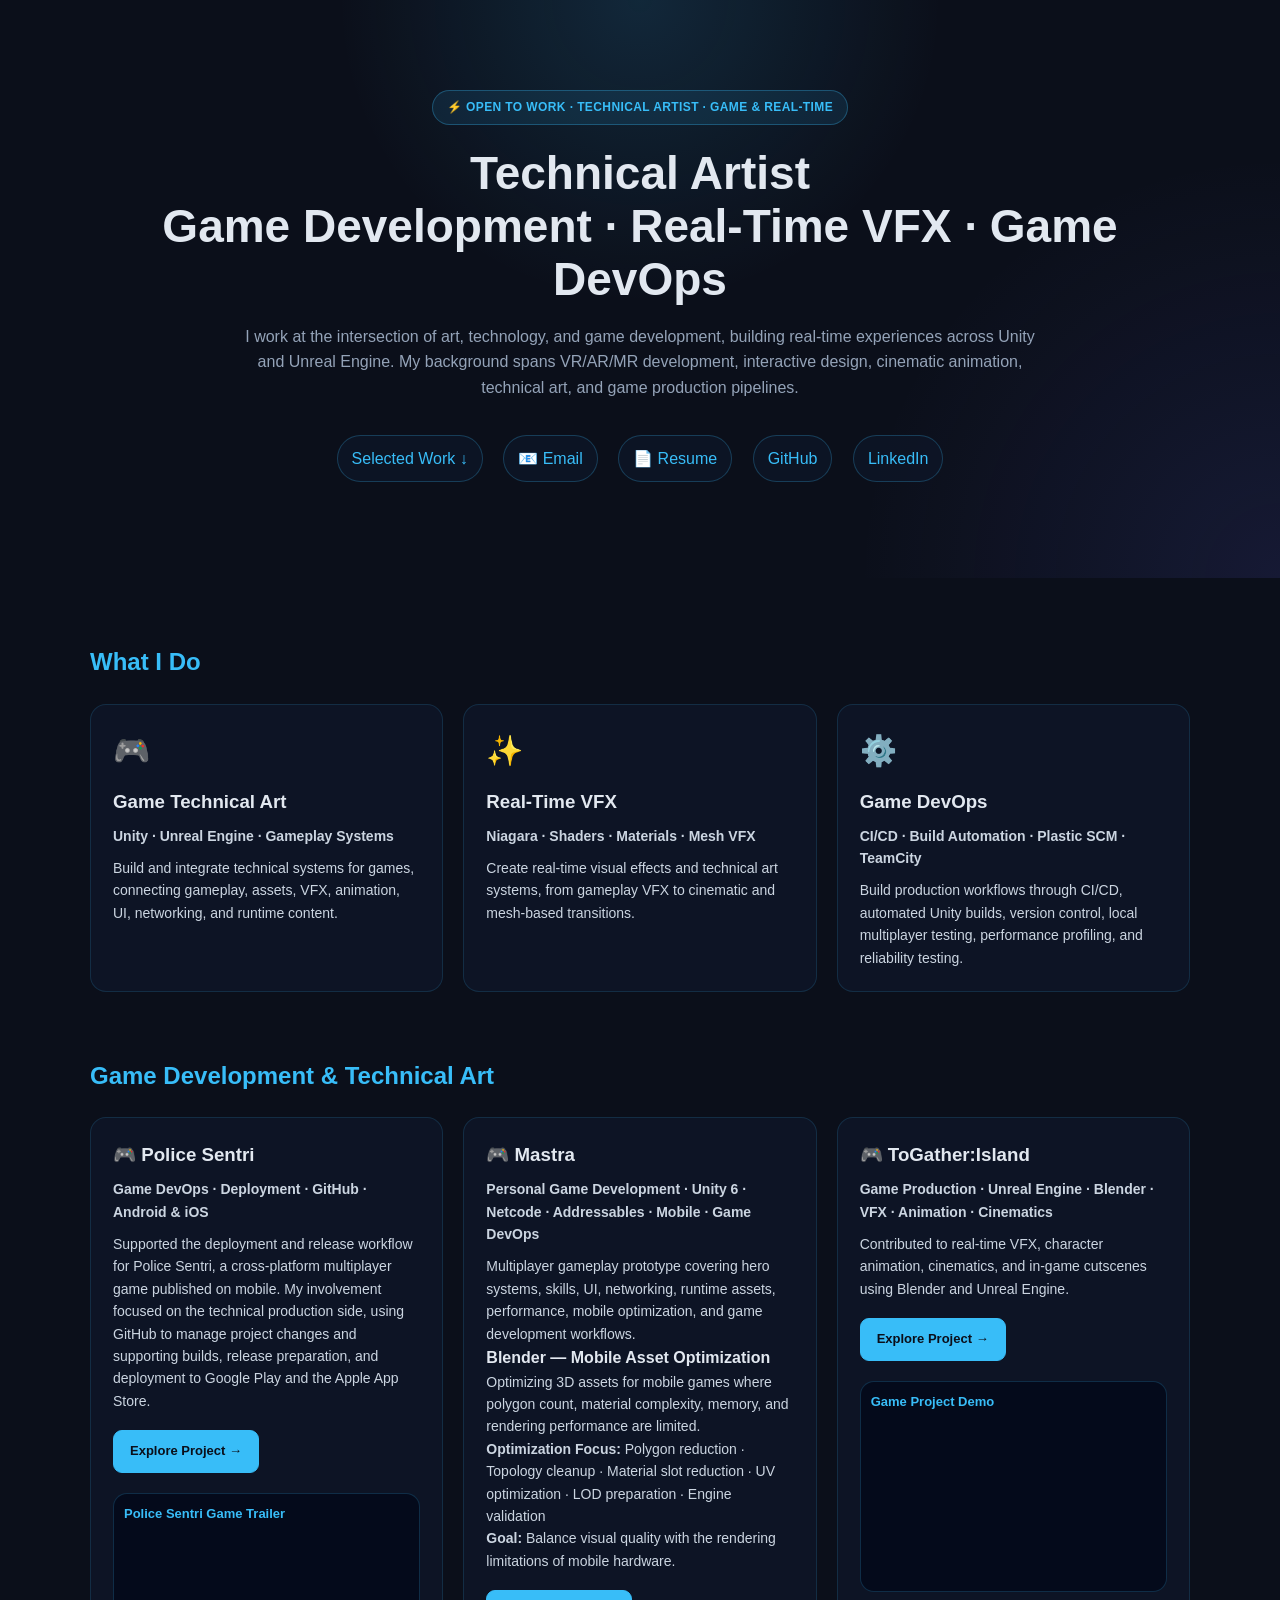
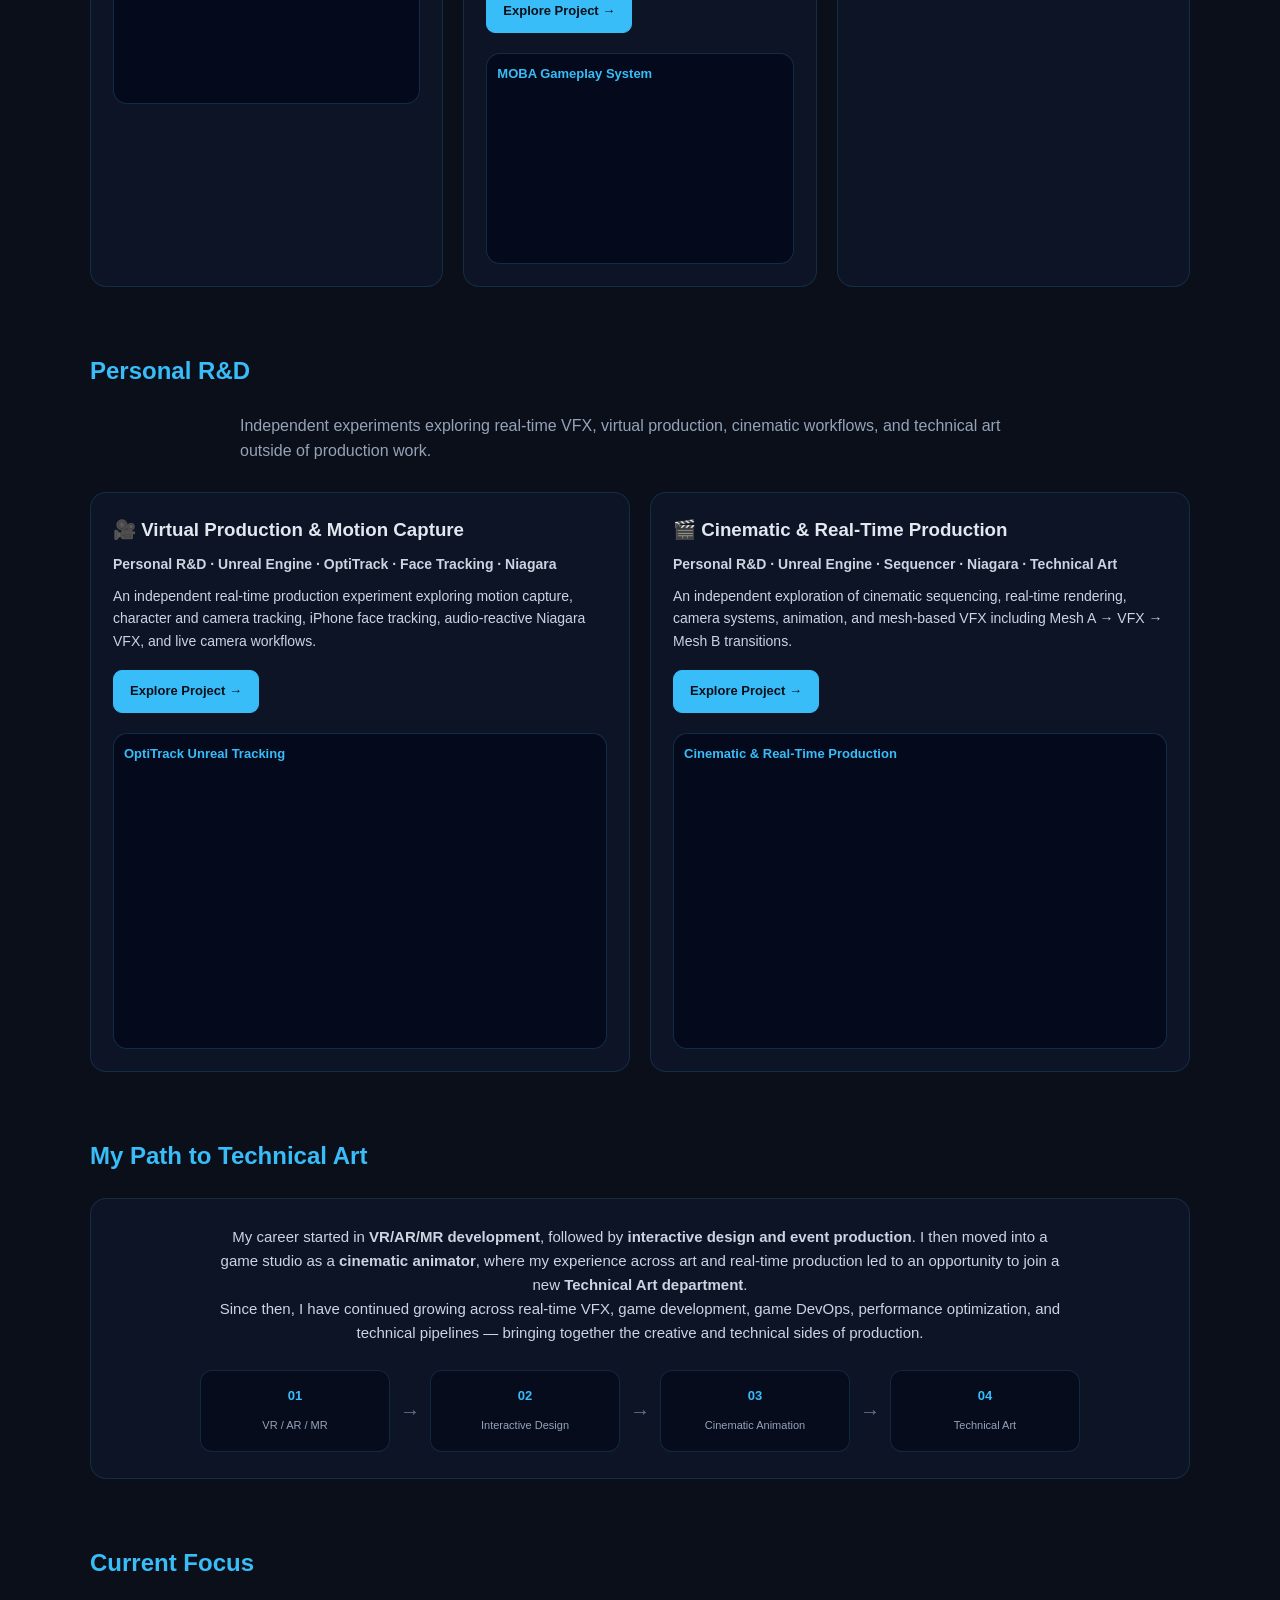
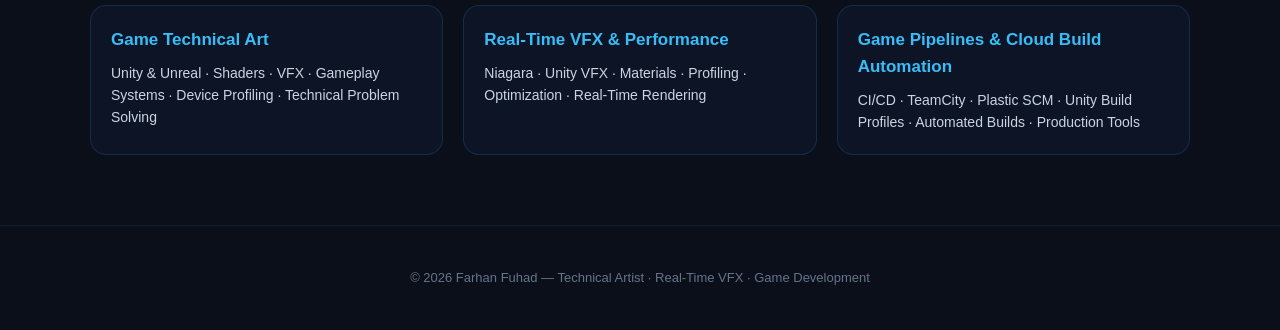
<file: index.html>
<!DOCTYPE html>
<html lang="en">
<head>
    <meta charset="UTF-8">
    <meta name="viewport" content="width=device-width, initial-scale=1.0">
    <meta name="description" content="Farhan Fuhad — Technical Artist specializing in game development, real-time VFX, game DevOps, and technical systems.">
    <title>Farhan Fuhad | Technical Artist · Game Development · Real-Time VFX · Game DevOps</title>

    <link rel="preconnect" href="https://fonts.googleapis.com">
    <link rel="preconnect" href="https://fonts.gstatic.com" crossorigin>
    <link rel="stylesheet" href="style.css">
</head>

<body>

<header class="hero">
    <div class="container">
        <div class="badge">⚡ OPEN TO WORK · TECHNICAL ARTIST · GAME & REAL-TIME</div>

        <h1>
            Technical Artist<br>
            <span>Game Development · Real-Time VFX · Game DevOps</span>
        </h1>

        <p class="subhead">
            I work at the intersection of art, technology, and game development, building real-time experiences
            across Unity and Unreal Engine. My background spans VR/AR/MR development, interactive design,
            cinematic animation, technical art, and game production pipelines.
        </p>

        <div class="contact-links">
            <a href="#work">Selected Work ↓</a>
            <a href="#" onclick="copyEmail(event)">📧 Email</a>
            <a href="resume.pdf" download="Farhan_Fuhad_Resume.pdf">📄 Resume</a>
            <a href="https://github.com/farhanfuhad" target="_blank" rel="noopener">GitHub</a>
            <a href="https://www.linkedin.com/in/farhanfuhad/" target="_blank" rel="noopener">LinkedIn</a>
        </div>
    </div>
</header>

<main class="container">

    <section>
        <div class="section-title">What I Do</div>

        <div class="project-grid">
            <div class="project-card">
                <div class="project-icon">🎮</div>
                <h3>Game Technical Art</h3>
                <p class="project-sub">Unity · Unreal Engine · Gameplay Systems</p>
                <p>
                    Build and integrate technical systems for games, connecting gameplay,
                    assets, VFX, animation, UI, networking, and runtime content.
                </p>
            </div>

            <div class="project-card">
                <div class="project-icon">✨</div>
                <h3>Real-Time VFX</h3>
                <p class="project-sub">Niagara · Shaders · Materials · Mesh VFX</p>
                <p>
                    Create real-time visual effects and technical art systems, from
                    gameplay VFX to cinematic and mesh-based transitions.
                </p>
            </div>

            <div class="project-card">
                <div class="project-icon">⚙️</div>
                <h3>Game DevOps</h3>
                <p class="project-sub">CI/CD · Build Automation · Plastic SCM · TeamCity</p>
                <p>
                    Build production workflows through CI/CD, automated Unity builds, version
                    control, local multiplayer testing, performance profiling, and reliability testing.
                </p>
            </div>
        </div>
    </section>

    <section class="work-section" id="work">
        <div class="section-title">Game Development & Technical Art</div>

        <div class="work-grid">

            <div class="work-card">
                <h3>🎮 Police Sentri</h3>
                <p class="role">Game DevOps · Deployment · GitHub · Android & iOS</p>
                <p>
                    Supported the deployment and release workflow for Police Sentri, a cross-platform
                    multiplayer game published on mobile. My involvement focused on the technical
                    production side, using GitHub to manage project changes and supporting builds,
                    release preparation, and deployment to Google Play and the Apple App Store.
                </p>
                <a class="detail-button" href="police-sentri.html">Explore Project →</a>

                <div class="video-card">
                    <div class="video-title">Police Sentri Game Trailer</div>
                    <div class="video-frame">
                        <iframe src="https://www.youtube.com/embed/Fb5Aq8DqlS8" title="Police Sentri Game Trailer" allowfullscreen></iframe>
                    </div>
                </div>
            </div>


            <div class="work-card">
                <h3>🎮 Mastra</h3>
                <p class="role">Personal Game Development · Unity 6 · Netcode · Addressables · Mobile · Game DevOps</p>
                <p>
                    Multiplayer gameplay prototype covering hero systems, skills, UI,
                    networking, runtime assets, performance, mobile optimization, and game development workflows.
                </p>

                <div class="technical-focus">
                    <h4>Blender — Mobile Asset Optimization</h4>
                    <p>
                        Optimizing 3D assets for mobile games where polygon count, material complexity,
                        memory, and rendering performance are limited.
                    </p>
                    <p>
                        <strong>Optimization Focus:</strong>
                        Polygon reduction · Topology cleanup · Material slot reduction · UV optimization ·
                        LOD preparation · Engine validation
                    </p>
                    <p>
                        <strong>Goal:</strong>
                        Balance visual quality with the rendering limitations of mobile hardware.
                    </p>
                </div>

                <a class="detail-button" href="moba.html">Explore Project →</a>

                <div class="video-card">
                    <div class="video-title">MOBA Gameplay System</div>
                    <div class="video-frame">
                        <iframe src="https://www.youtube.com/embed/vpZxAYbZ_sA" title="MOBA Gameplay System" allowfullscreen></iframe>
                    </div>
                </div>
            </div>


            <div class="work-card">
                <h3>🎮 ToGather:Island</h3>
                <p class="role">Game Production · Unreal Engine · Blender · VFX · Animation · Cinematics</p>
                <p>
                    Contributed to real-time VFX, character animation, cinematics, and
                    in-game cutscenes using Blender and Unreal Engine.
                </p>
                <a class="detail-button" href="togather-island.html">Explore Project →</a>

                <div class="video-card">
                    <div class="video-title">Game Project Demo</div>
                    <div class="video-frame">
                        <iframe src="https://www.youtube.com/embed/hSCDLxOWr24" title="ToGather Island Game Project Demo" allowfullscreen></iframe>
                    </div>
                </div>
            </div>

        </div>
    </section>

    <section class="work-section" id="personal-rnd">
        <div class="section-title">Personal R&D</div>

        <p class="subhead">
            Independent experiments exploring real-time VFX, virtual production, cinematic workflows,
            and technical art outside of production work.
        </p>

        <div class="work-grid">

            <div class="work-card">
                <h3>🎥 Virtual Production & Motion Capture</h3>
                <p class="role">Personal R&D · Unreal Engine · OptiTrack · Face Tracking · Niagara</p>
                <p>
                    An independent real-time production experiment exploring motion capture,
                    character and camera tracking, iPhone face tracking, audio-reactive Niagara VFX,
                    and live camera workflows.
                </p>
                <a class="detail-button" href="mocap.html">Explore Project →</a>

                <div class="video-card">
                    <div class="video-title">OptiTrack Unreal Tracking</div>
                    <div class="video-frame">
                        <iframe src="https://www.youtube.com/embed/HXkqVa8WMcs" title="OptiTrack Unreal Tracking" allowfullscreen></iframe>
                    </div>
                </div>
            </div>

            <div class="work-card">
                <h3>🎬 Cinematic & Real-Time Production</h3>
                <p class="role">Personal R&D · Unreal Engine · Sequencer · Niagara · Technical Art</p>
                <p>
                    An independent exploration of cinematic sequencing, real-time rendering,
                    camera systems, animation, and mesh-based VFX including Mesh A → VFX → Mesh B transitions.
                </p>
                <a class="detail-button" href="cinematic.html">Explore Project →</a>

                <div class="video-card">
                    <div class="video-title">Cinematic & Real-Time Production</div>
                    <div class="video-frame">
                        <iframe src="https://www.youtube.com/embed/Itq7_k2cxJ0?start=11" title="Cinematic and Real-Time Production" allowfullscreen></iframe>
                    </div>
                </div>
            </div>

        </div>
    </section>

    <section>
        <div class="section-title">My Path to Technical Art</div>

        <div class="performance-card">
            <div class="performance-copy">
                <p>
                    My career started in <strong>VR/AR/MR development</strong>, followed by
                    <strong>interactive design and event production</strong>. I then moved into
                    a game studio as a <strong>cinematic animator</strong>, where my experience
                    across art and real-time production led to an opportunity to join a new
                    <strong>Technical Art department</strong>.
                </p>
                <p>
                    Since then, I have continued growing across real-time VFX, game development, game DevOps,
                    performance optimization, and technical pipelines —
                    bringing together the creative and technical sides of production.
                </p>
            </div>

            <div class="performance-flow">
                <div class="flow-step"><strong>01</strong><span>VR / AR / MR</span></div>
                <div class="flow-arrow">→</div>
                <div class="flow-step"><strong>02</strong><span>Interactive Design</span></div>
                <div class="flow-arrow">→</div>
                <div class="flow-step"><strong>03</strong><span>Cinematic Animation</span></div>
                <div class="flow-arrow">→</div>
                <div class="flow-step"><strong>04</strong><span>Technical Art</span></div>
            </div>
        </div>
    </section>

    <section>
        <div class="section-title">Current Focus</div>

        <div class="pipeline-grid">
            <div class="pipeline-card">
                <h3>Game Technical Art</h3>
                <p>Unity & Unreal · Shaders · VFX · Gameplay Systems · Device Profiling · Technical Problem Solving</p>
            </div>

            <div class="pipeline-card">
                <h3>Real-Time VFX & Performance</h3>
                <p>Niagara · Unity VFX · Materials · Profiling · Optimization · Real-Time Rendering</p>
            </div>

            <div class="pipeline-card">
                <h3>Game Pipelines & Cloud Build Automation</h3>
                <p>CI/CD · TeamCity · Plastic SCM · Unity Build Profiles · Automated Builds · Production Tools</p>
            </div>
        </div>
    </section>

</main>

<footer class="footer">
    © 2026 Farhan Fuhad — Technical Artist · Real-Time VFX · Game Development
</footer>

<script>
function copyEmail(event) {
    event.preventDefault();

    const email = "mfarhanfuhad@gmail.com";

    if (navigator.clipboard && window.isSecureContext) {
        navigator.clipboard.writeText(email);
    } else {
        const textarea = document.createElement("textarea");
        textarea.value = email;
        textarea.style.position = "fixed";
        textarea.style.opacity = "0";
        document.body.appendChild(textarea);
        textarea.select();
        document.execCommand("copy");
        textarea.remove();
    }

    const btn = event.currentTarget;
    btn.innerText = "✔ Copied!";

    setTimeout(() => {
        btn.innerText = "📧 Email";
    }, 1500);
}
</script>

</body>
</html>
</file>
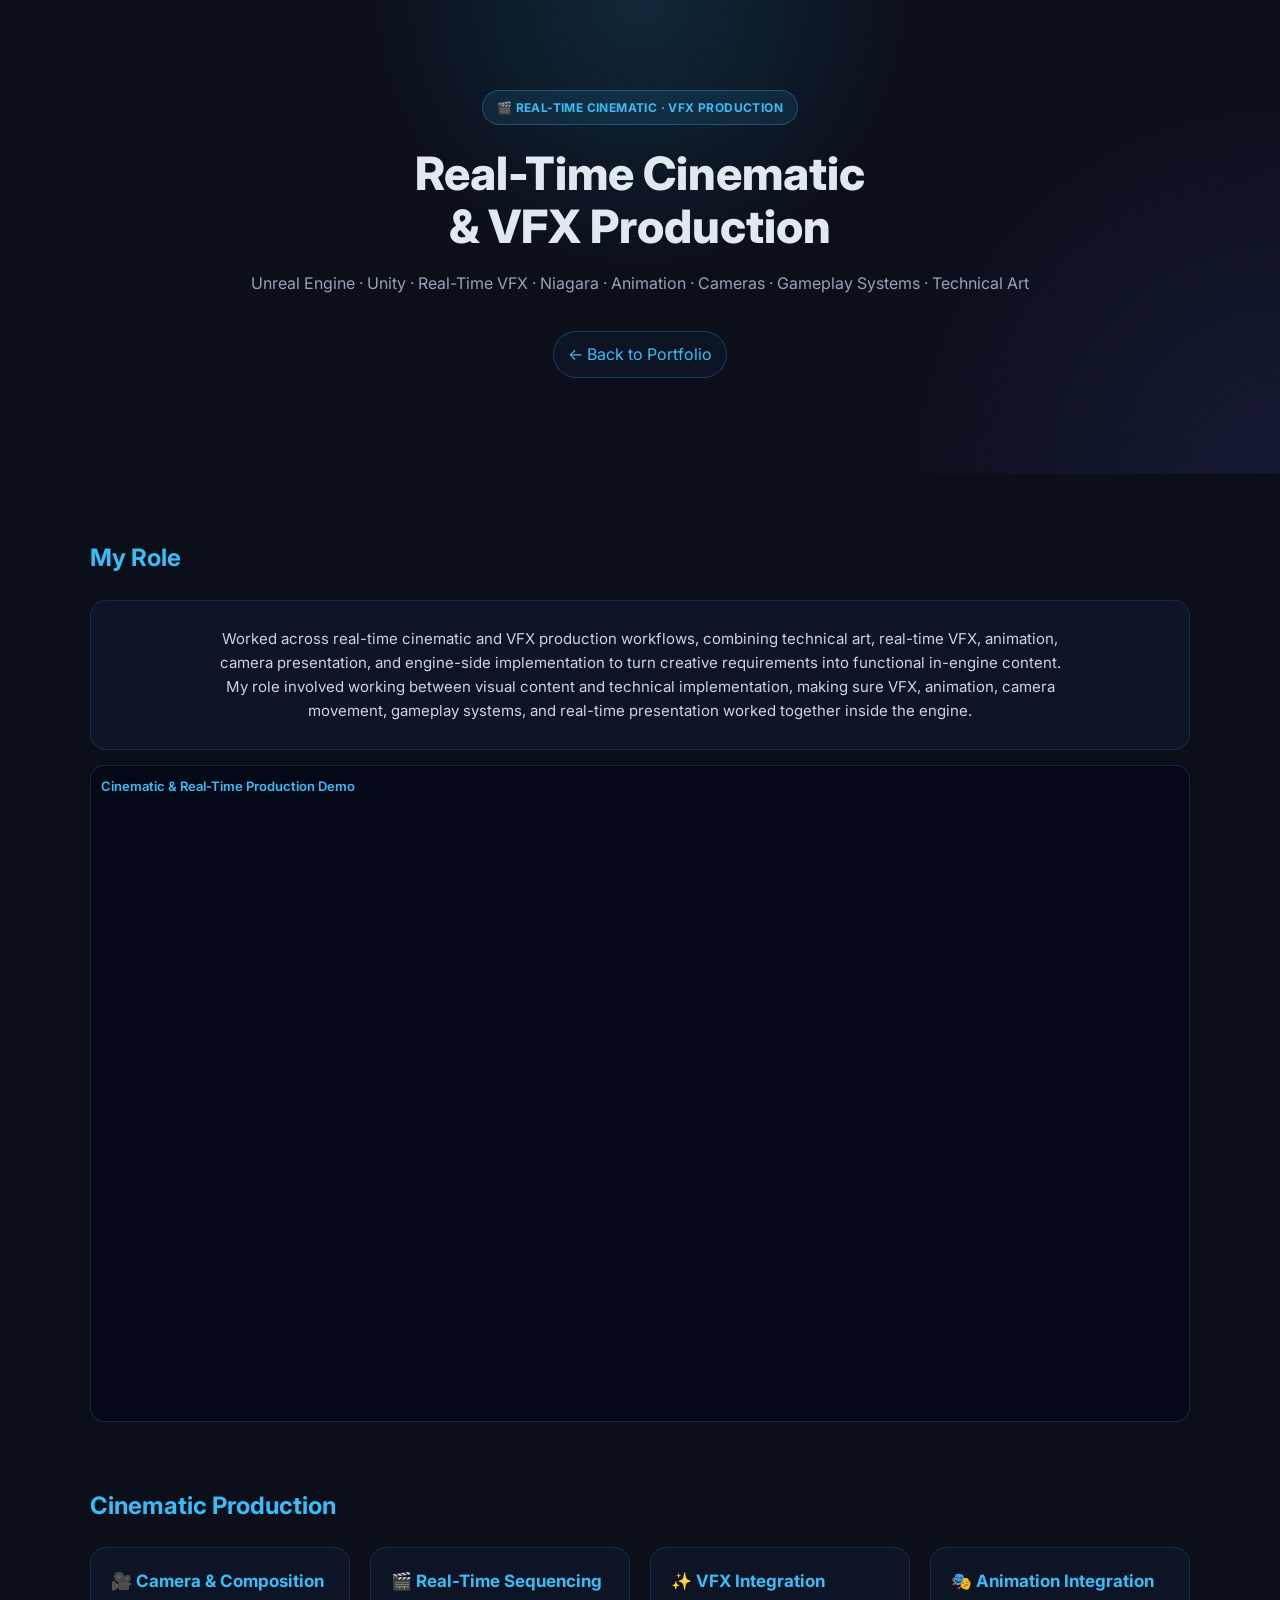
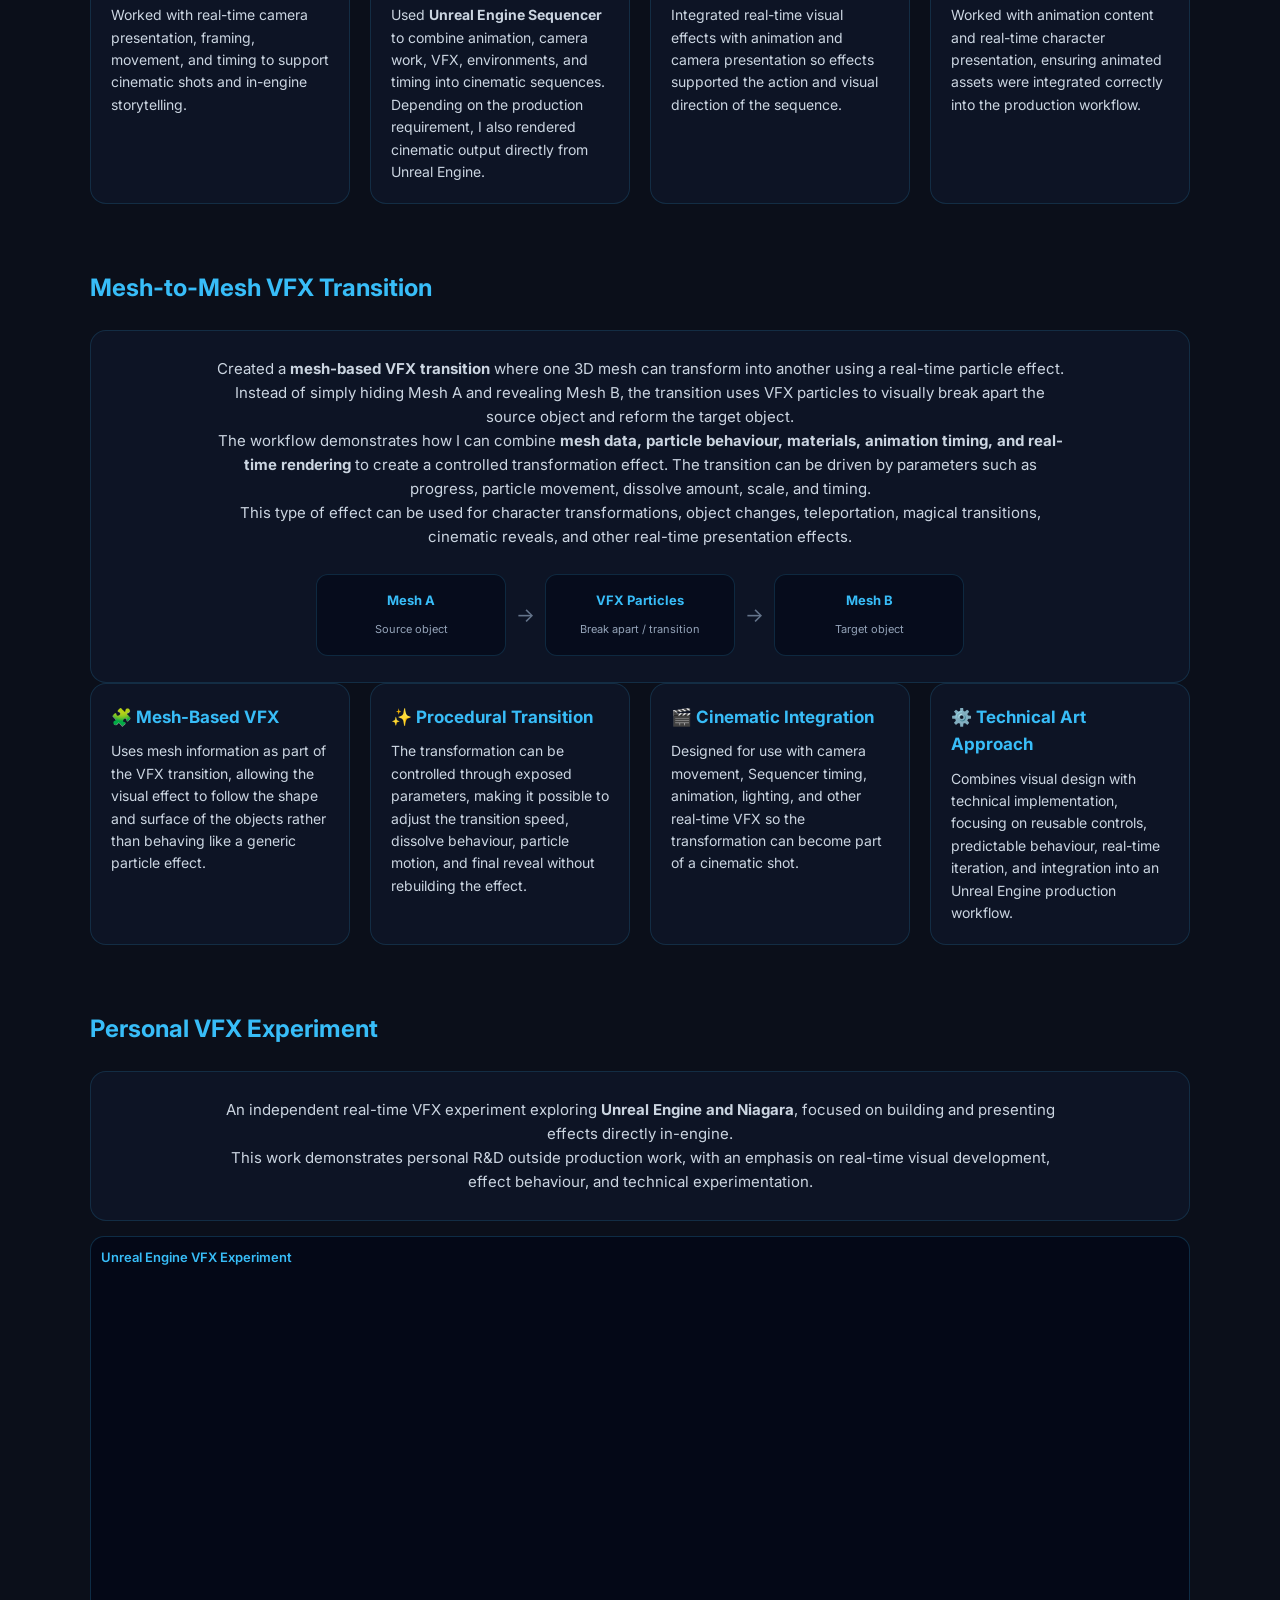
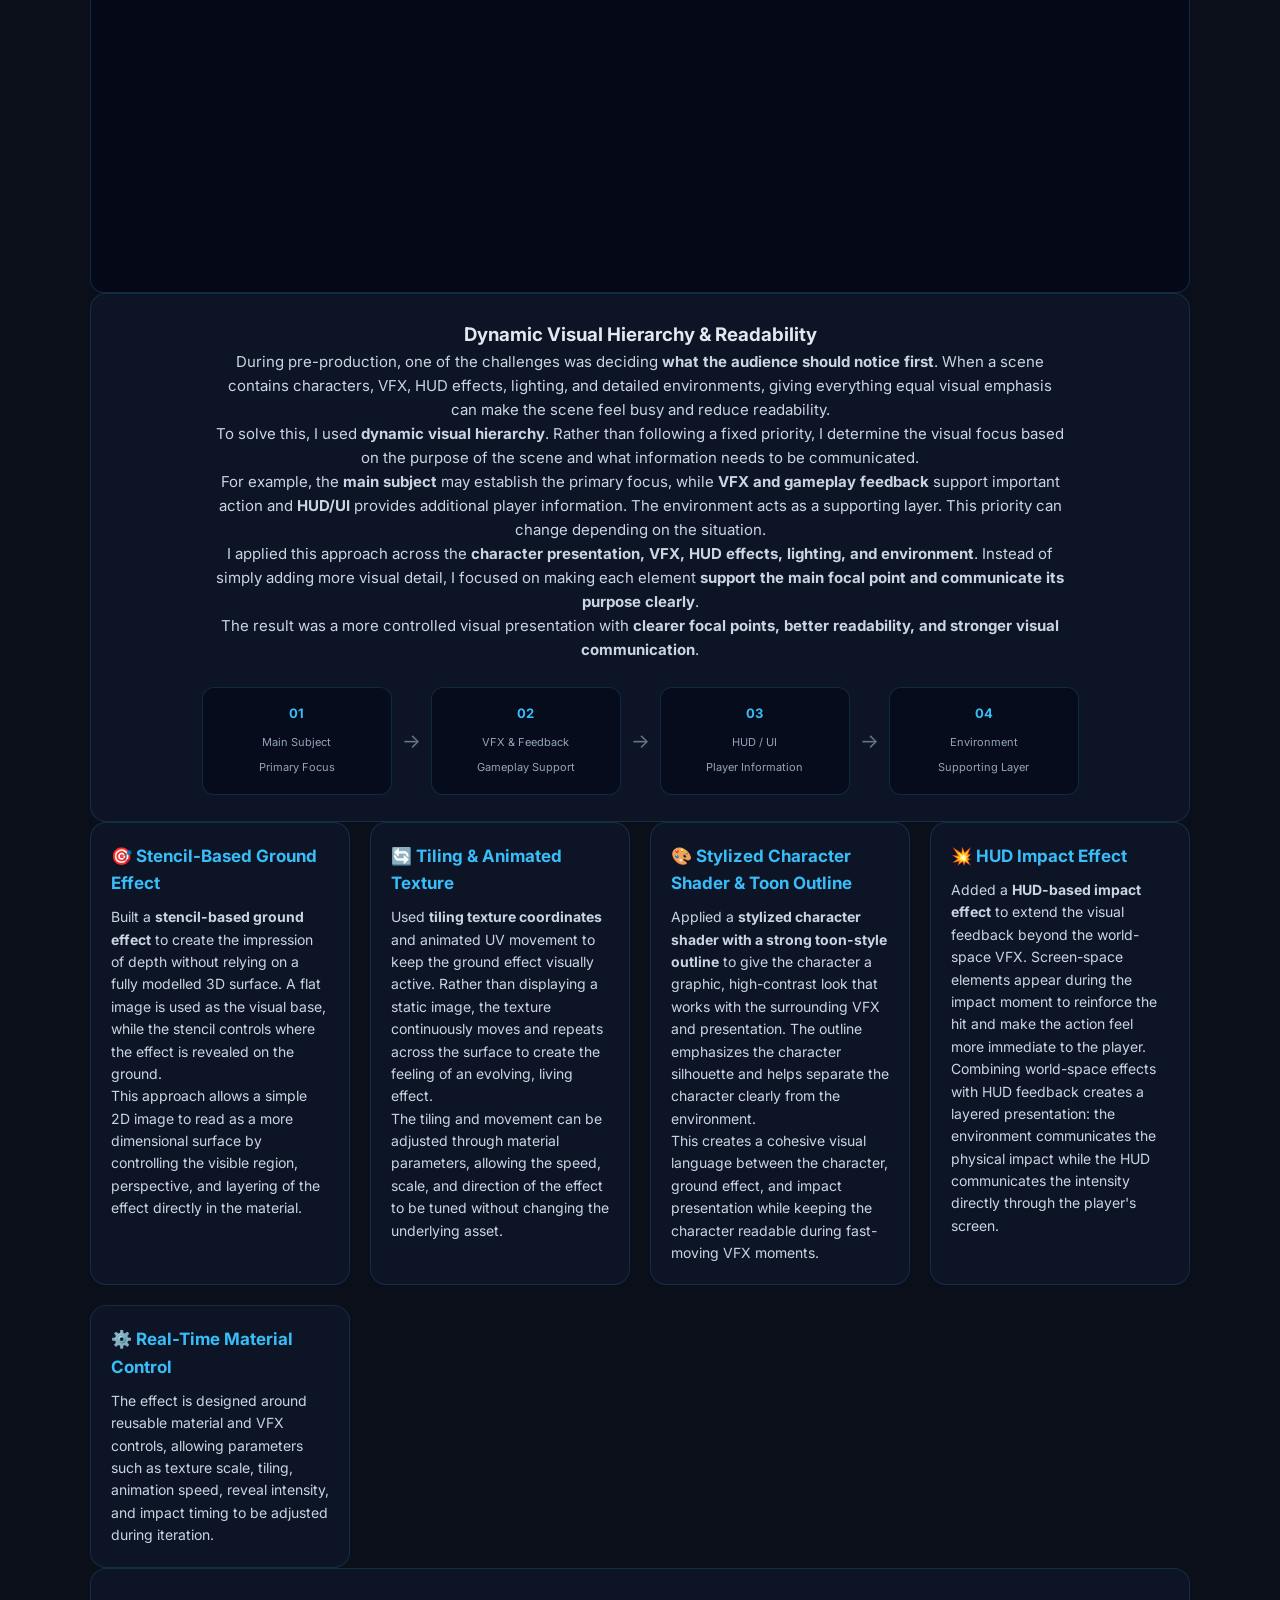
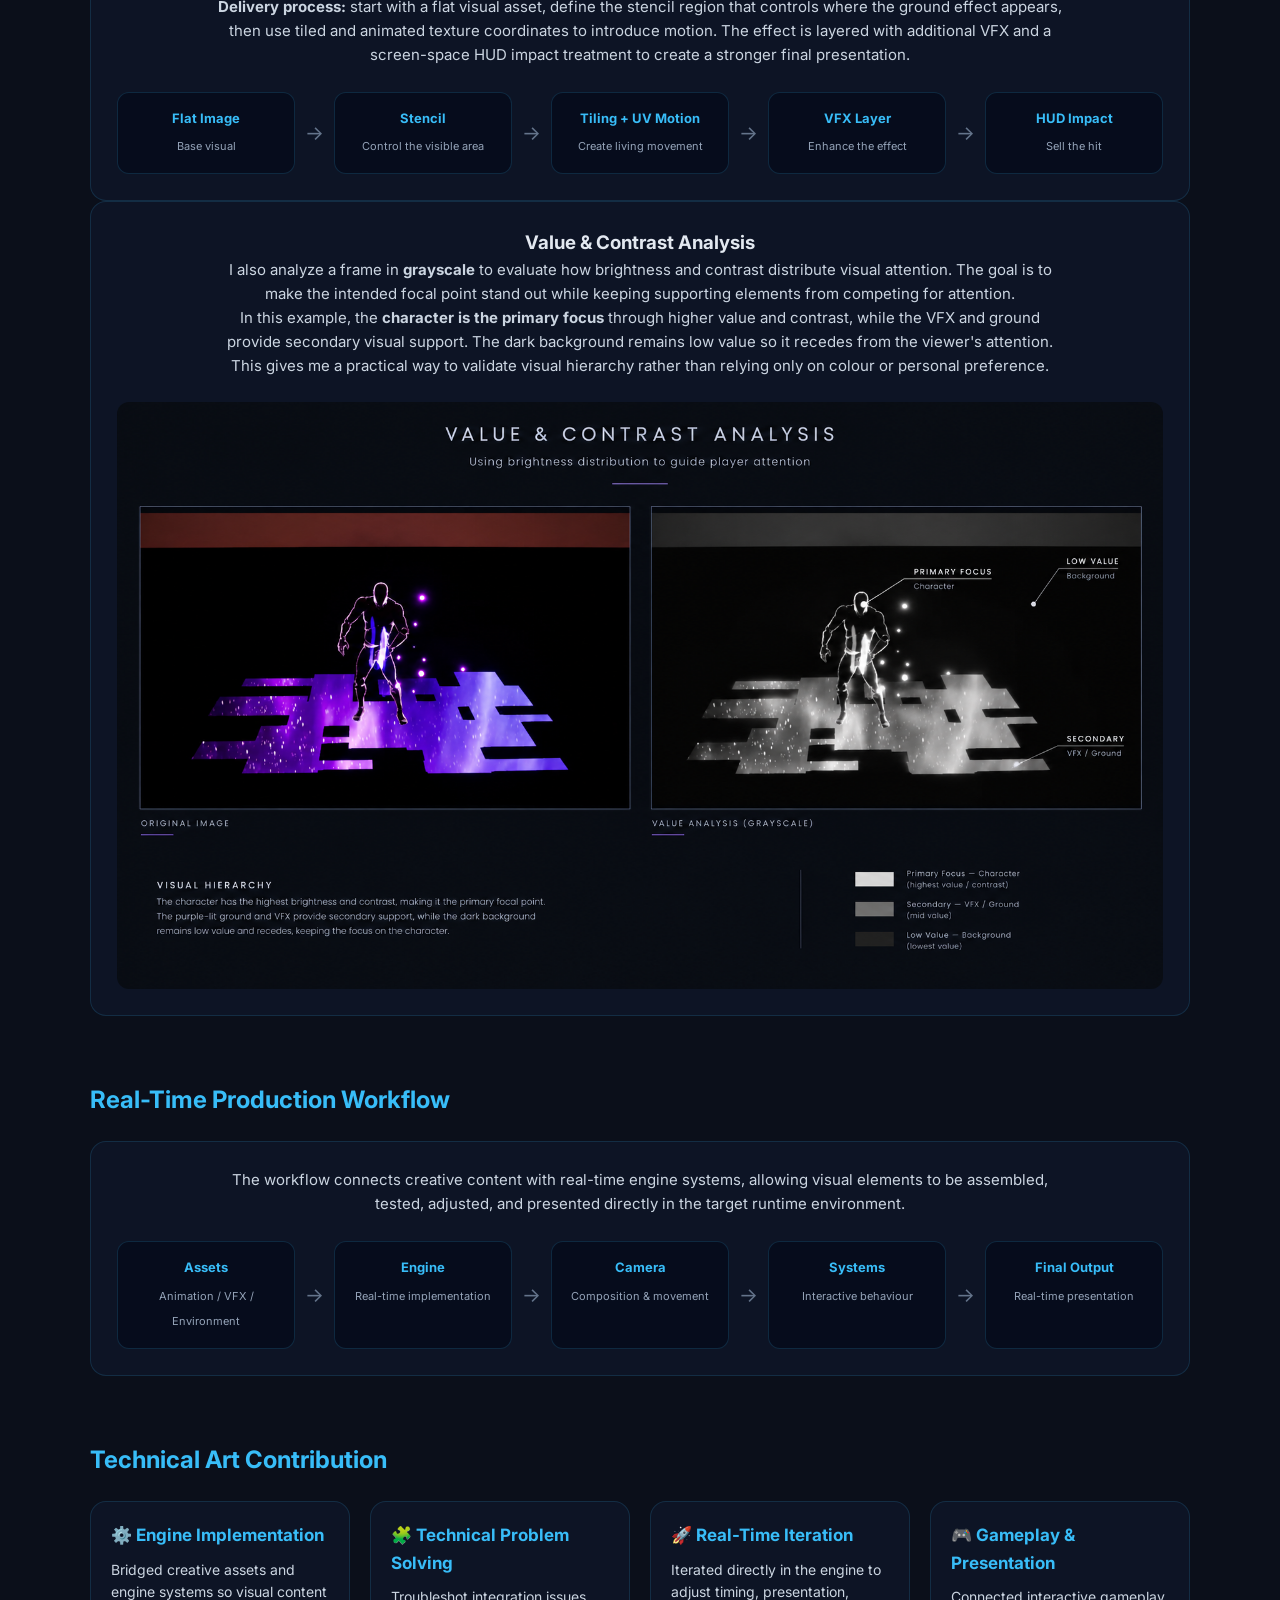
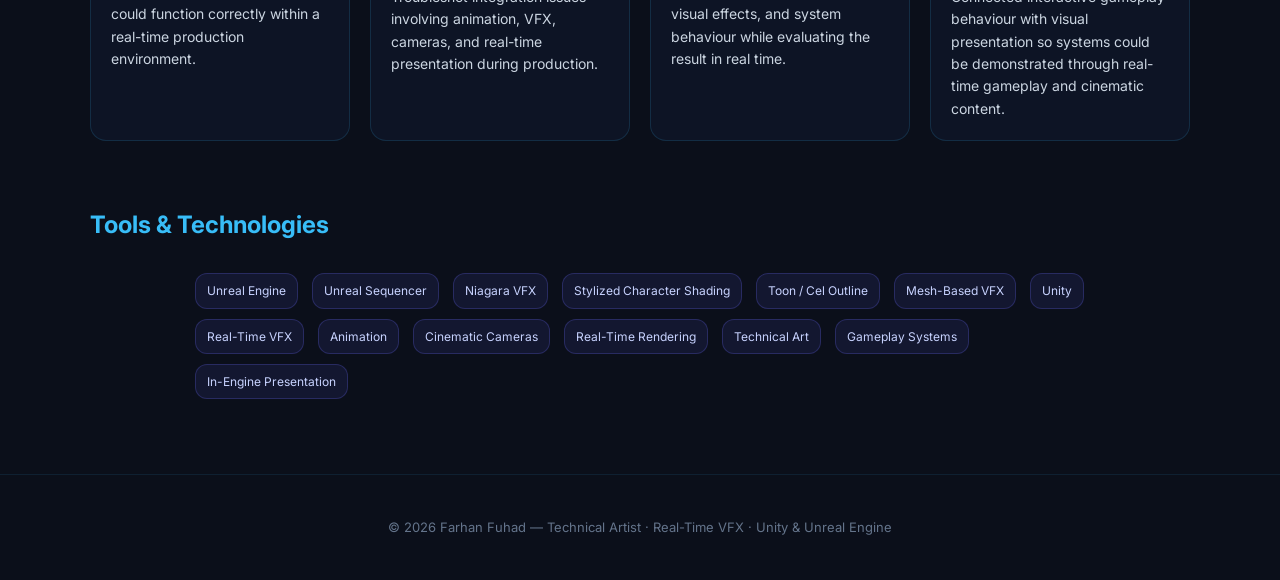
<file: cinematic.html>
<!DOCTYPE html>
<html lang="en">
<head>
    <meta charset="UTF-8">
    <meta name="viewport" content="width=device-width, initial-scale=1.0">
    <meta name="description" content="Farhan Fuhad — Real-time cinematic and VFX production workflows using Unreal Engine, Unity, Niagara, animation, cameras, and technical art.">
    <title>Real-Time Cinematic & VFX Production | Farhan Fuhad</title>
    <link rel="preconnect" href="https://fonts.googleapis.com">
    <link rel="preconnect" href="https://fonts.gstatic.com" crossorigin>
    <link href="https://fonts.googleapis.com/css2?family=Inter:wght@400;500;600;700;800&display=swap" rel="stylesheet">
    <link rel="stylesheet" href="style.css">
</head>
<body>

<header class="hero">
    <div class="container">
        <div class="badge">🎬 REAL-TIME CINEMATIC · VFX PRODUCTION</div>
        <h1>Real-Time Cinematic<br>& VFX Production</h1>
        <p class="subhead">
            Unreal Engine · Unity · Real-Time VFX · Niagara · Animation · Cameras · Gameplay Systems · Technical Art
        </p>
        <div class="contact-links">
            <a href="index.html">← Back to Portfolio</a>
        </div>
    </div>
</header>

<main class="container">

    <section>
        <div class="section-title">My Role</div>
        <div class="performance-card">
            <div class="performance-copy">
                <p>
                    Worked across real-time cinematic and VFX production workflows, combining technical art,
                    real-time VFX, animation, camera presentation, and engine-side implementation to
                    turn creative requirements into functional in-engine content.
                </p>
                <p>
                    My role involved working between visual content and technical implementation,
                    making sure VFX, animation, camera movement, gameplay systems, and real-time
                    presentation worked together inside the engine.
                </p>
            </div>
        </div>

        <div class="video-card">
            <div class="video-title">Cinematic & Real-Time Production Demo</div>
            <div class="video-frame">
                <iframe src="https://www.youtube.com/embed/Itq7_k2cxJ0?start=11" title="Cinematic and Real-Time Production Demo" allowfullscreen></iframe>
            </div>
        </div>
    </section>

    <section>
        <div class="section-title">Cinematic Production</div>
        <div class="pipeline-grid">
            <div class="pipeline-card">
                <h3>🎥 Camera & Composition</h3>
                <p>
                    Worked with real-time camera presentation, framing, movement, and timing to
                    support cinematic shots and in-engine storytelling.
                </p>
            </div>

            <div class="pipeline-card">
                <h3>🎬 Real-Time Sequencing</h3>
                <p>
                    Used <strong>Unreal Engine Sequencer</strong> to combine animation, camera work, VFX, environments,
                    and timing into cinematic sequences. Depending on the production requirement,
                    I also rendered cinematic output directly from Unreal Engine.
                </p>
            </div>

            <div class="pipeline-card">
                <h3>✨ VFX Integration</h3>
                <p>
                    Integrated real-time visual effects with animation and camera presentation so
                    effects supported the action and visual direction of the sequence.
                </p>
            </div>

            <div class="pipeline-card">
                <h3>🎭 Animation Integration</h3>
                <p>
                    Worked with animation content and real-time character presentation, ensuring
                    animated assets were integrated correctly into the production workflow.
                </p>
            </div>
        </div>
    </section>

    <section>
        <div class="section-title">Mesh-to-Mesh VFX Transition</div>
        <div class="performance-card">
            <div class="performance-copy">
                <p>
                    Created a <strong>mesh-based VFX transition</strong> where one 3D mesh can transform
                    into another using a real-time particle effect. Instead of simply hiding Mesh A
                    and revealing Mesh B, the transition uses VFX particles to visually break apart
                    the source object and reform the target object.
                </p>
                <p>
                    The workflow demonstrates how I can combine <strong>mesh data, particle behaviour,
                    materials, animation timing, and real-time rendering</strong> to create a controlled
                    transformation effect. The transition can be driven by parameters such as
                    progress, particle movement, dissolve amount, scale, and timing.
                </p>
                <p>
                    This type of effect can be used for character transformations, object changes,
                    teleportation, magical transitions, cinematic reveals, and other real-time
                    presentation effects.
                </p>
            </div>

            <div class="performance-flow">
                <div class="flow-step"><strong>Mesh A</strong><span>Source object</span></div>
                <div class="flow-arrow">→</div>
                <div class="flow-step"><strong>VFX Particles</strong><span>Break apart / transition</span></div>
                <div class="flow-arrow">→</div>
                <div class="flow-step"><strong>Mesh B</strong><span>Target object</span></div>
            </div>
        </div>

        <div class="pipeline-grid">
            <div class="pipeline-card">
                <h3>🧩 Mesh-Based VFX</h3>
                <p>
                    Uses mesh information as part of the VFX transition, allowing the visual effect
                    to follow the shape and surface of the objects rather than behaving like a
                    generic particle effect.
                </p>
            </div>

            <div class="pipeline-card">
                <h3>✨ Procedural Transition</h3>
                <p>
                    The transformation can be controlled through exposed parameters, making it
                    possible to adjust the transition speed, dissolve behaviour, particle motion,
                    and final reveal without rebuilding the effect.
                </p>
            </div>

            <div class="pipeline-card">
                <h3>🎬 Cinematic Integration</h3>
                <p>
                    Designed for use with camera movement, Sequencer timing, animation, lighting,
                    and other real-time VFX so the transformation can become part of a cinematic shot.
                </p>
            </div>

            <div class="pipeline-card">
                <h3>⚙️ Technical Art Approach</h3>
                <p>
                    Combines visual design with technical implementation, focusing on reusable
                    controls, predictable behaviour, real-time iteration, and integration into
                    an Unreal Engine production workflow.
                </p>
            </div>
        </div>
    </section>

    <section>
        <div class="section-title">Personal VFX Experiment</div>
        <div class="performance-card">
            <div class="performance-copy">
                <p>
                    An independent real-time VFX experiment exploring <strong>Unreal Engine and Niagara</strong>,
                    focused on building and presenting effects directly in-engine.
                </p>
                <p>
                    This work demonstrates personal R&D outside production work, with an emphasis on
                    real-time visual development, effect behaviour, and technical experimentation.
                </p>
            </div>
        </div>

        <div class="video-card">
            <div class="video-title">Unreal Engine VFX Experiment</div>
            <div class="video-frame">
                <iframe src="https://www.youtube.com/embed/q9hhEenV5Z8" title="Unreal Engine VFX Experiment" allowfullscreen></iframe>
            </div>
        </div>

        <div class="performance-card">
            <div class="performance-copy">
                <h3>Dynamic Visual Hierarchy & Readability</h3>
                <p>
                    During pre-production, one of the challenges was deciding <strong>what the audience should notice first</strong>.
                    When a scene contains characters, VFX, HUD effects, lighting, and detailed environments, giving everything
                    equal visual emphasis can make the scene feel busy and reduce readability.
                </p>
                <p>
                    To solve this, I used <strong>dynamic visual hierarchy</strong>. Rather than following a fixed priority,
                    I determine the visual focus based on the purpose of the scene and what information needs to be communicated.
                </p>
                <p>
                    For example, the <strong>main subject</strong> may establish the primary focus, while <strong>VFX and gameplay
                    feedback</strong> support important action and <strong>HUD/UI</strong> provides additional player information.
                    The environment acts as a supporting layer. This priority can change depending on the situation.
                </p>
                <p>
                    I applied this approach across the <strong>character presentation, VFX, HUD effects, lighting, and environment</strong>.
                    Instead of simply adding more visual detail, I focused on making each element <strong>support the main focal point
                    and communicate its purpose clearly</strong>.
                </p>
                <p>
                    The result was a more controlled visual presentation with <strong>clearer focal points, better readability,
                    and stronger visual communication</strong>.
                </p>
            </div>
            <div class="performance-flow">
                <div class="flow-step"><strong>01</strong><span>Main Subject<br>Primary Focus</span></div>
                <div class="flow-arrow">→</div>
                <div class="flow-step"><strong>02</strong><span>VFX & Feedback<br>Gameplay Support</span></div>
                <div class="flow-arrow">→</div>
                <div class="flow-step"><strong>03</strong><span>HUD / UI<br>Player Information</span></div>
                <div class="flow-arrow">→</div>
                <div class="flow-step"><strong>04</strong><span>Environment<br>Supporting Layer</span></div>
            </div>
        </div>

        <div class="pipeline-grid">
            <div class="pipeline-card">
                <h3>🎯 Stencil-Based Ground Effect</h3>
                <p>
                    Built a <strong>stencil-based ground effect</strong> to create the impression of depth
                    without relying on a fully modelled 3D surface. A flat image is used as the visual
                    base, while the stencil controls where the effect is revealed on the ground.
                </p>
                <p>
                    This approach allows a simple 2D image to read as a more dimensional surface by
                    controlling the visible region, perspective, and layering of the effect directly
                    in the material.
                </p>
            </div>

            <div class="pipeline-card">
                <h3>🔄 Tiling & Animated Texture</h3>
                <p>
                    Used <strong>tiling texture coordinates</strong> and animated UV movement to keep the
                    ground effect visually active. Rather than displaying a static image, the texture
                    continuously moves and repeats across the surface to create the feeling of an
                    evolving, living effect.
                </p>
                <p>
                    The tiling and movement can be adjusted through material parameters, allowing
                    the speed, scale, and direction of the effect to be tuned without changing the
                    underlying asset.
                </p>
            </div>

            <div class="pipeline-card">
                <h3>🎨 Stylized Character Shader & Toon Outline</h3>
                <p>
                    Applied a <strong>stylized character shader with a strong toon-style outline</strong> to give the
                    character a graphic, high-contrast look that works with the surrounding VFX and
                    presentation. The outline emphasizes the character silhouette and helps separate
                    the character clearly from the environment.
                </p>
                <p>
                    This creates a cohesive visual language between the character, ground effect,
                    and impact presentation while keeping the character readable during
                    fast-moving VFX moments.
                </p>
            </div>

            <div class="pipeline-card">
                <h3>💥 HUD Impact Effect</h3>
                <p>
                    Added a <strong>HUD-based impact effect</strong> to extend the visual feedback beyond
                    the world-space VFX. Screen-space elements appear during the impact moment to
                    reinforce the hit and make the action feel more immediate to the player.
                </p>
                <p>
                    Combining world-space effects with HUD feedback creates a layered presentation:
                    the environment communicates the physical impact while the HUD communicates the
                    intensity directly through the player's screen.
                </p>
            </div>

            <div class="pipeline-card">
                <h3>⚙️ Real-Time Material Control</h3>
                <p>
                    The effect is designed around reusable material and VFX controls, allowing
                    parameters such as texture scale, tiling, animation speed, reveal intensity,
                    and impact timing to be adjusted during iteration.
                </p>
            </div>
        </div>

        <div class="performance-card">
            <div class="performance-copy">
                <p>
                    <strong>Delivery process:</strong> start with a flat visual asset, define the
                    stencil region that controls where the ground effect appears, then use tiled and
                    animated texture coordinates to introduce motion. The effect is layered with
                    additional VFX and a screen-space HUD impact treatment to create a stronger final
                    presentation.
                </p>
            </div>

            <div class="performance-flow">
                <div class="flow-step"><strong>Flat Image</strong><span>Base visual</span></div>
                <div class="flow-arrow">→</div>
                <div class="flow-step"><strong>Stencil</strong><span>Control the visible area</span></div>
                <div class="flow-arrow">→</div>
                <div class="flow-step"><strong>Tiling + UV Motion</strong><span>Create living movement</span></div>
                <div class="flow-arrow">→</div>
                <div class="flow-step"><strong>VFX Layer</strong><span>Enhance the effect</span></div>
                <div class="flow-arrow">→</div>
                <div class="flow-step"><strong>HUD Impact</strong><span>Sell the hit</span></div>
            </div>
        </div>

        <div class="performance-card">
            <div class="performance-copy">
                <h3>Value & Contrast Analysis</h3>
                <p>
                    I also analyze a frame in <strong>grayscale</strong> to evaluate how brightness and
                    contrast distribute visual attention. The goal is to make the intended focal point
                    stand out while keeping supporting elements from competing for attention.
                </p>
                <p>
                    In this example, the <strong>character is the primary focus</strong> through higher
                    value and contrast, while the VFX and ground provide secondary visual support.
                    The dark background remains low value so it recedes from the viewer's attention.
                </p>
                <p>
                    This gives me a practical way to validate visual hierarchy rather than relying only
                    on colour or personal preference.
                </p>
            </div>

            <div class="value-analysis-image" style="margin-top: 24px;">
                <img src="Value%20%26%20Contrast%20Analysis.png"
                     alt="Value and contrast analysis showing grayscale brightness distribution and visual hierarchy"
                     style="display:block;width:100%;height:auto;border-radius:12px;">
            </div>
        </div>
    </section>

    <section>
        <div class="section-title">Real-Time Production Workflow</div>
        <div class="performance-card">
            <div class="performance-copy">
                <p>
                    The workflow connects creative content with real-time engine systems, allowing
                    visual elements to be assembled, tested, adjusted, and presented directly
                    in the target runtime environment.
                </p>
            </div>

            <div class="performance-flow">
                <div class="flow-step"><strong>Assets</strong><span>Animation / VFX / Environment</span></div>
                <div class="flow-arrow">→</div>
                <div class="flow-step"><strong>Engine</strong><span>Real-time implementation</span></div>
                <div class="flow-arrow">→</div>
                <div class="flow-step"><strong>Camera</strong><span>Composition & movement</span></div>
                <div class="flow-arrow">→</div>
                <div class="flow-step"><strong>Systems</strong><span>Interactive behaviour</span></div>
                <div class="flow-arrow">→</div>
                <div class="flow-step"><strong>Final Output</strong><span>Real-time presentation</span></div>
            </div>
        </div>
    </section>

    <section>
        <div class="section-title">Technical Art Contribution</div>
        <div class="pipeline-grid">
            <div class="pipeline-card">
                <h3>⚙️ Engine Implementation</h3>
                <p>
                    Bridged creative assets and engine systems so visual content could function
                    correctly within a real-time production environment.
                </p>
            </div>

            <div class="pipeline-card">
                <h3>🧩 Technical Problem Solving</h3>
                <p>
                    Troubleshot integration issues involving animation, VFX, cameras, and
                    real-time presentation during production.
                </p>
            </div>

            <div class="pipeline-card">
                <h3>🚀 Real-Time Iteration</h3>
                <p>
                    Iterated directly in the engine to adjust timing, presentation, visual effects,
                    and system behaviour while evaluating the result in real time.
                </p>
            </div>

            <div class="pipeline-card">
                <h3>🎮 Gameplay & Presentation</h3>
                <p>
                    Connected interactive gameplay behaviour with visual presentation so systems
                    could be demonstrated through real-time gameplay and cinematic content.
                </p>
            </div>
        </div>
    </section>

    <section>
        <div class="section-title">Tools & Technologies</div>
        <div class="tech-stack">
            <span class="tech-tag">Unreal Engine</span>
            <span class="tech-tag">Unreal Sequencer</span>
            <span class="tech-tag">Niagara VFX</span>
            <span class="tech-tag">Stylized Character Shading</span>
            <span class="tech-tag">Toon / Cel Outline</span>
            <span class="tech-tag">Mesh-Based VFX</span>
            <span class="tech-tag">Unity</span>
            <span class="tech-tag">Real-Time VFX</span>
            <span class="tech-tag">Animation</span>
            <span class="tech-tag">Cinematic Cameras</span>
            <span class="tech-tag">Real-Time Rendering</span>
            <span class="tech-tag">Technical Art</span>
            <span class="tech-tag">Gameplay Systems</span>
            <span class="tech-tag">In-Engine Presentation</span>
        </div>
    </section>

</main>

<footer class="footer">
    © 2026 Farhan Fuhad — Technical Artist · Real-Time VFX · Unity & Unreal Engine
</footer>

</body>
</html>
</file>
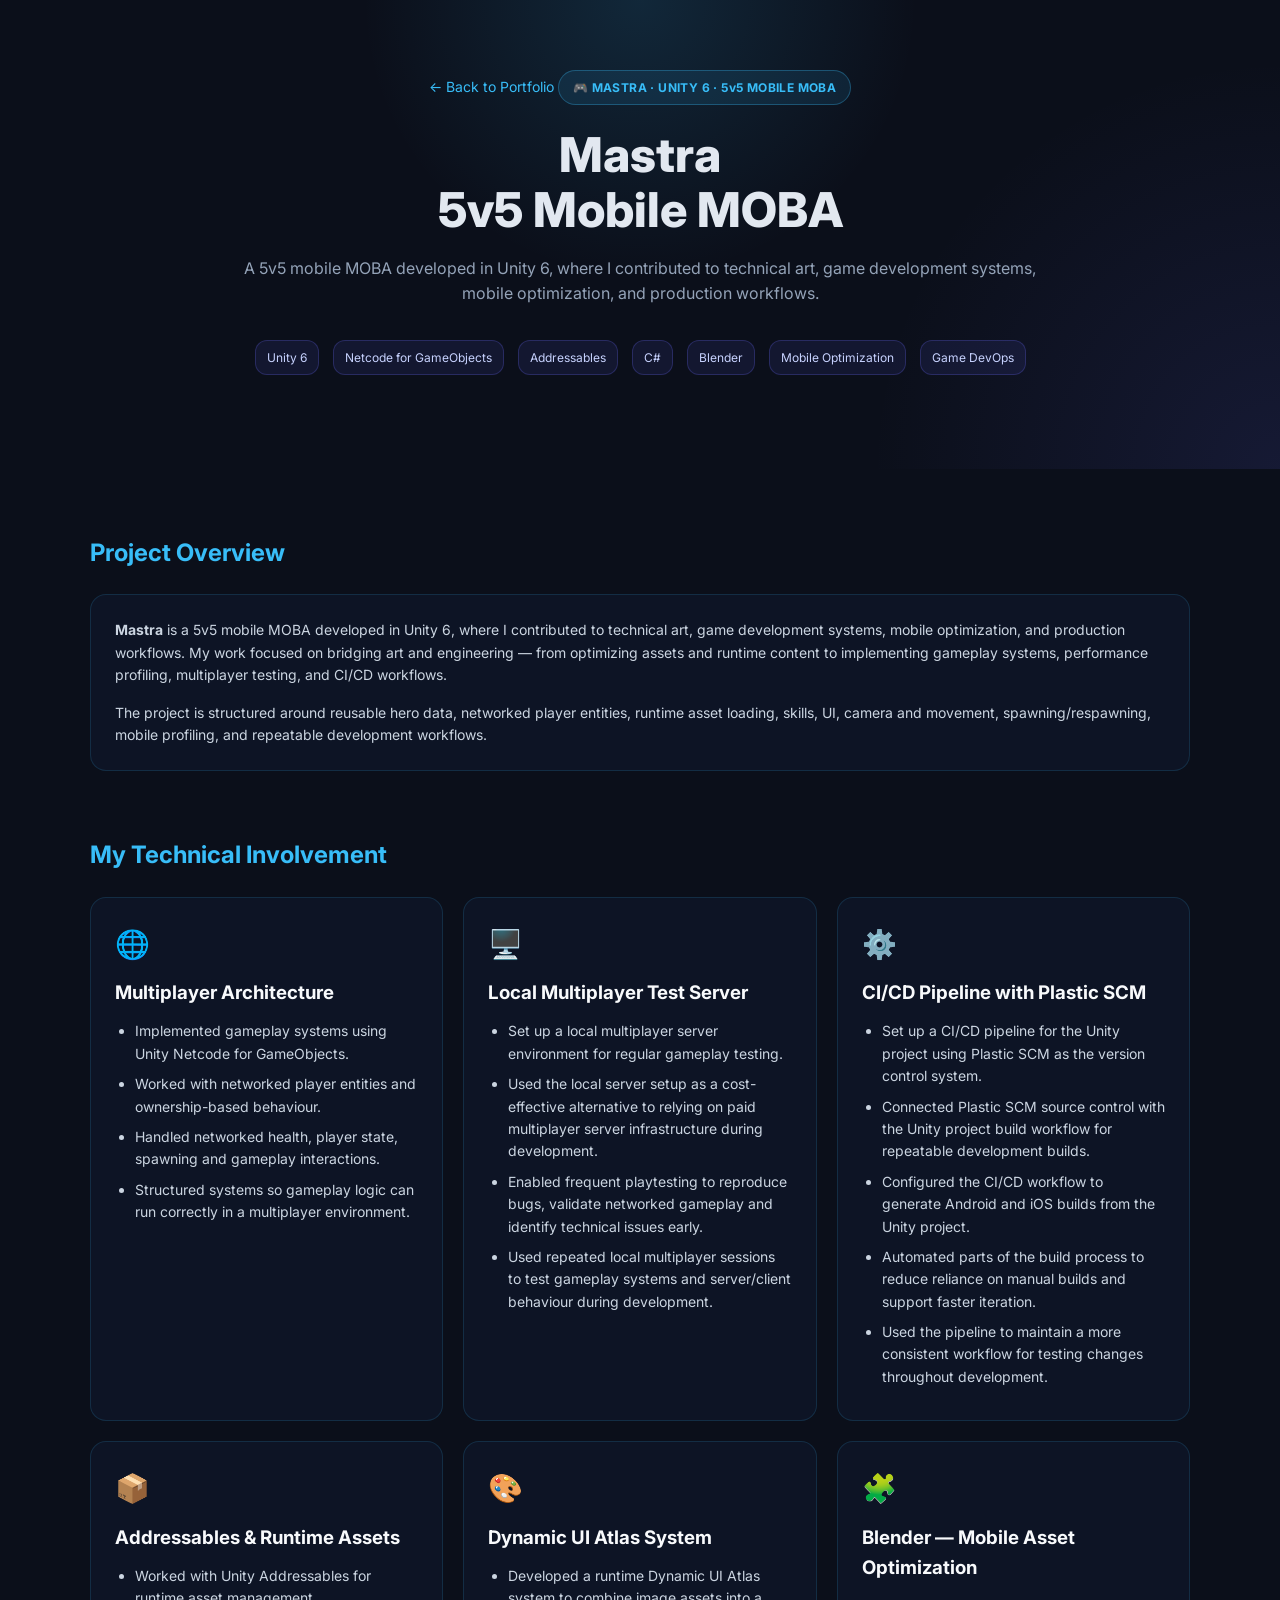
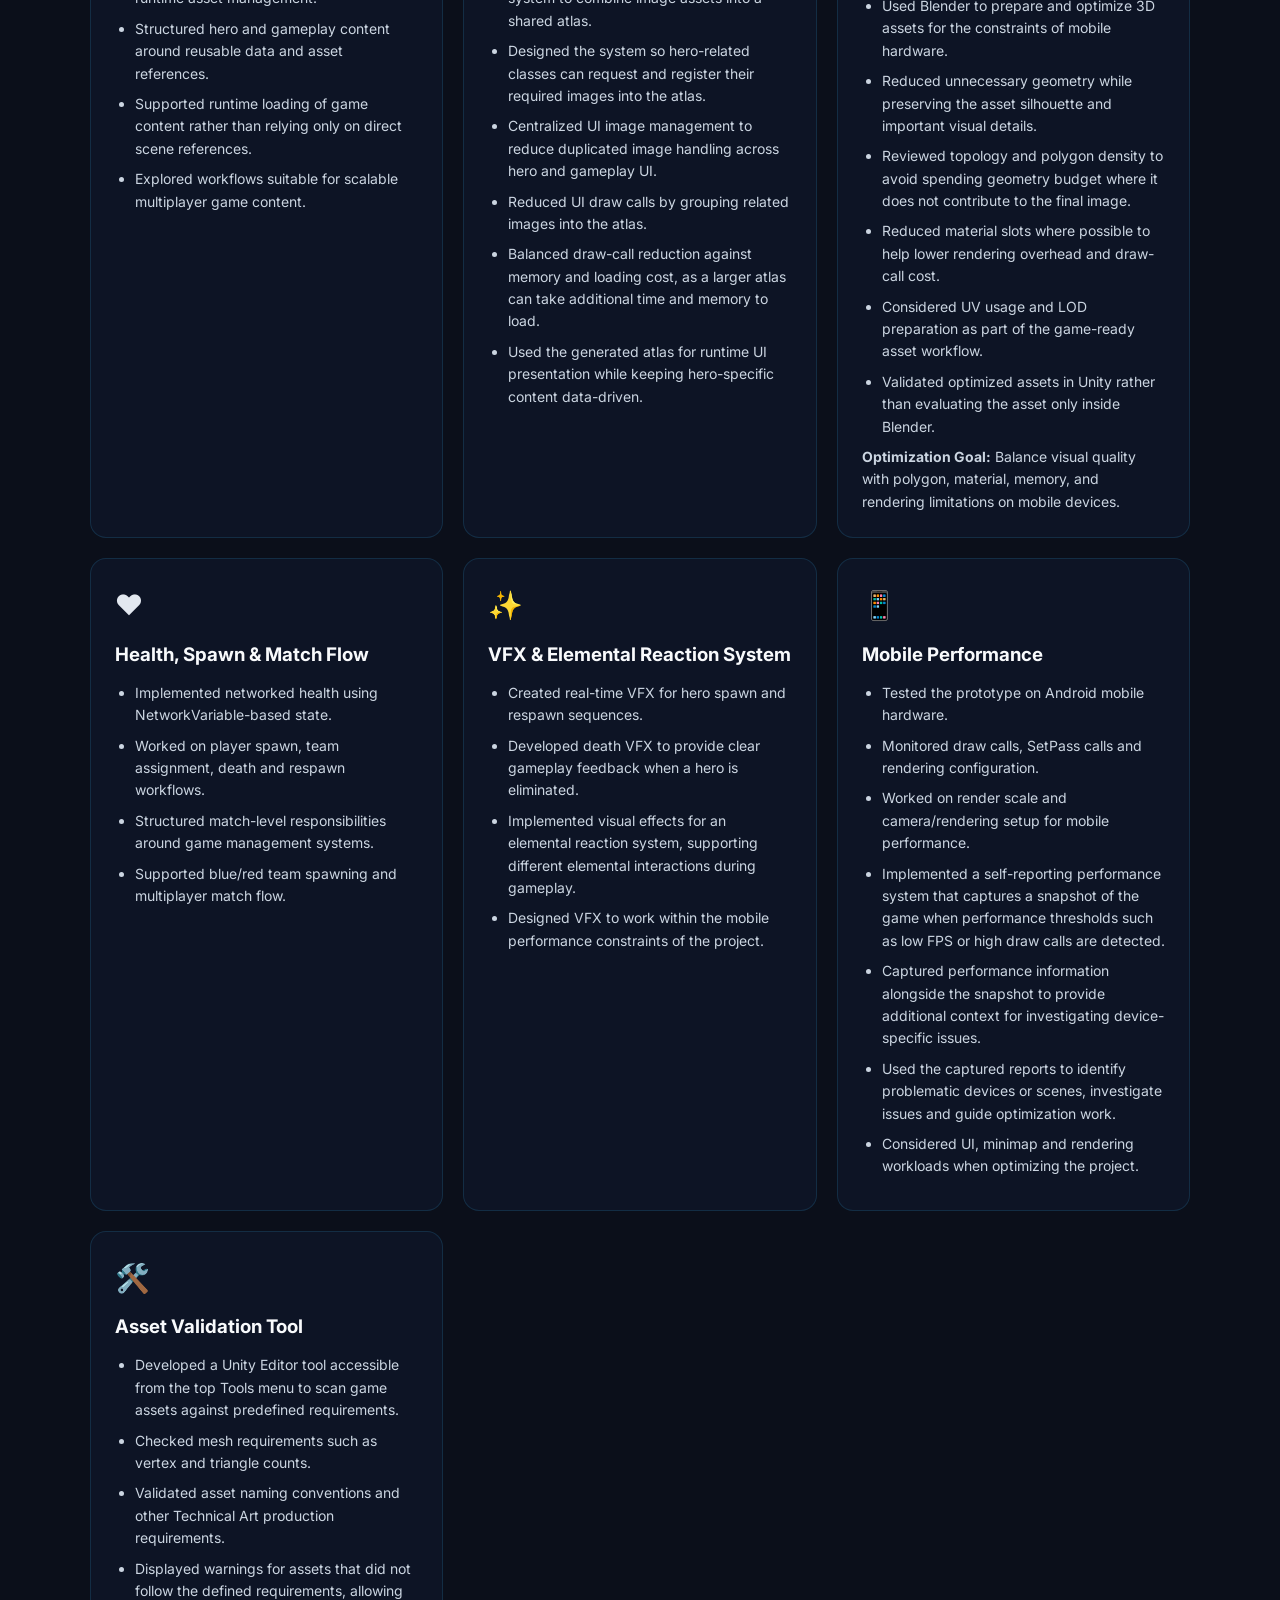
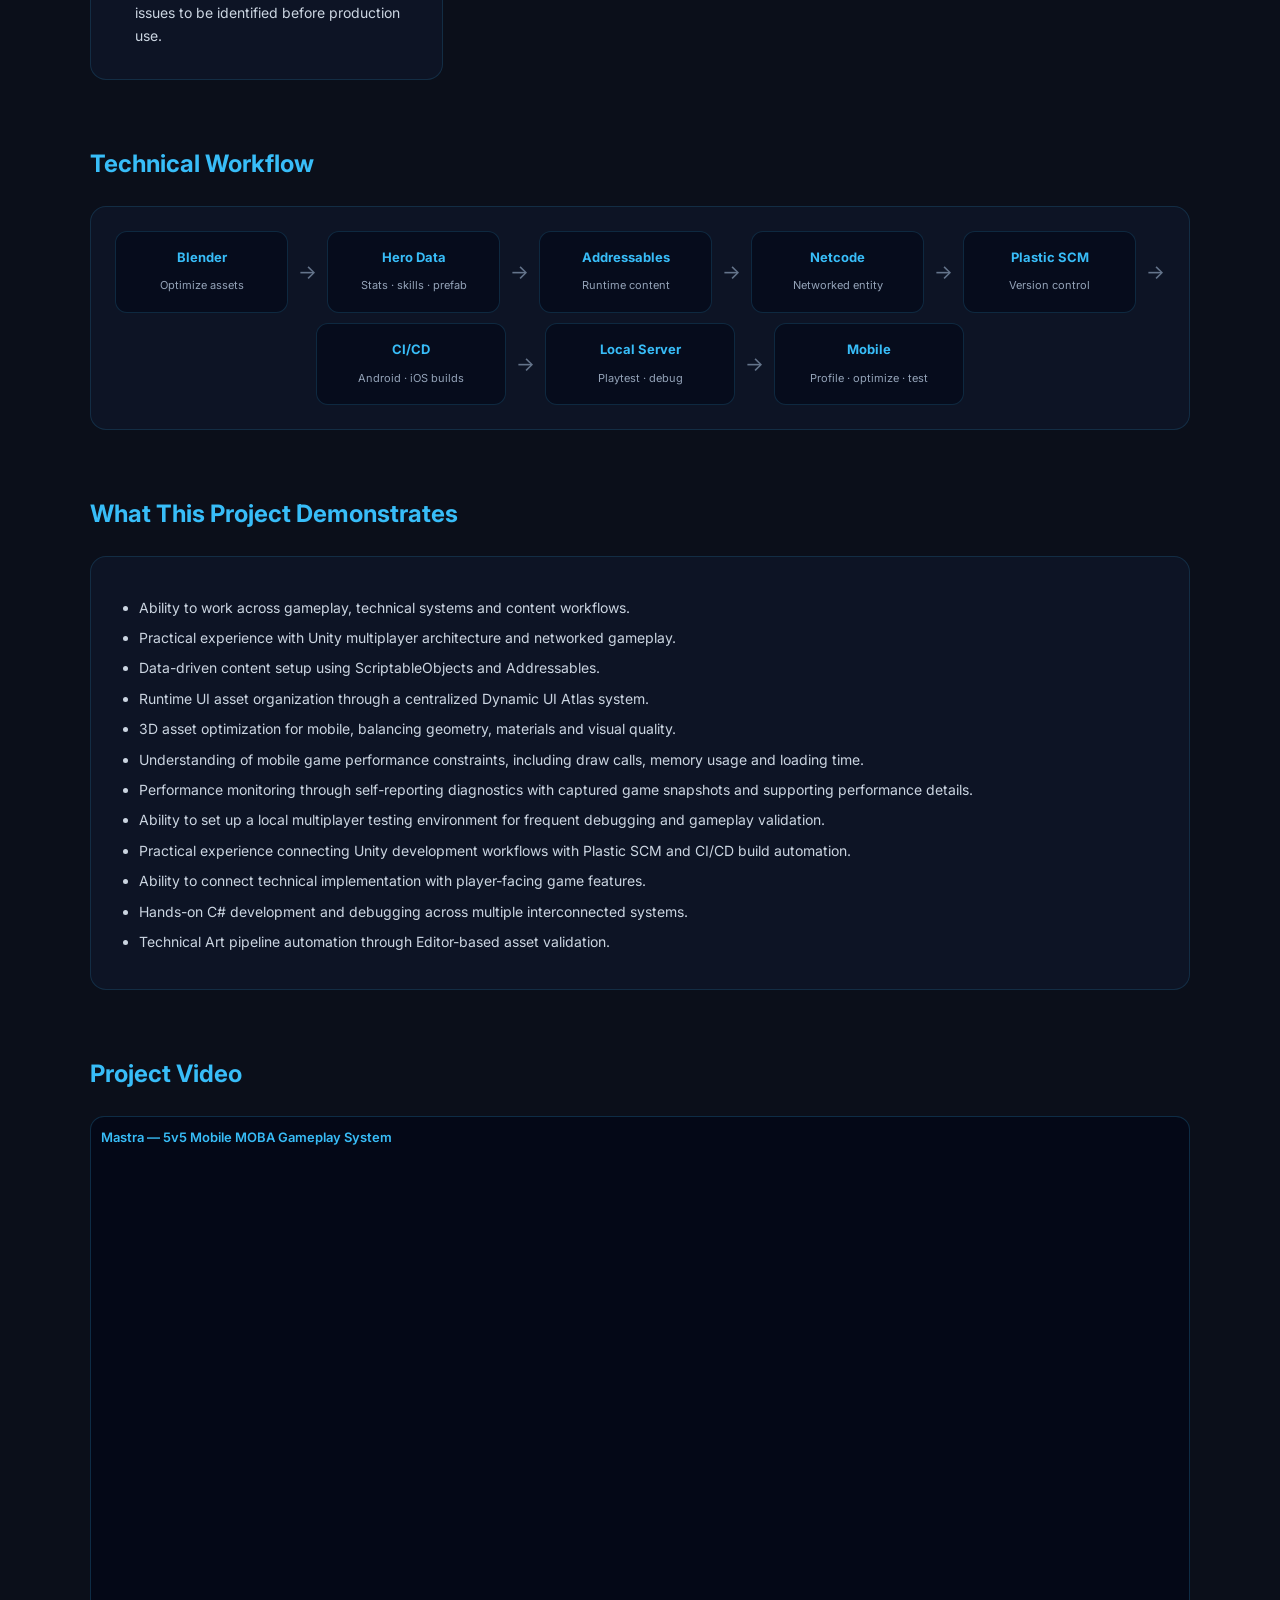
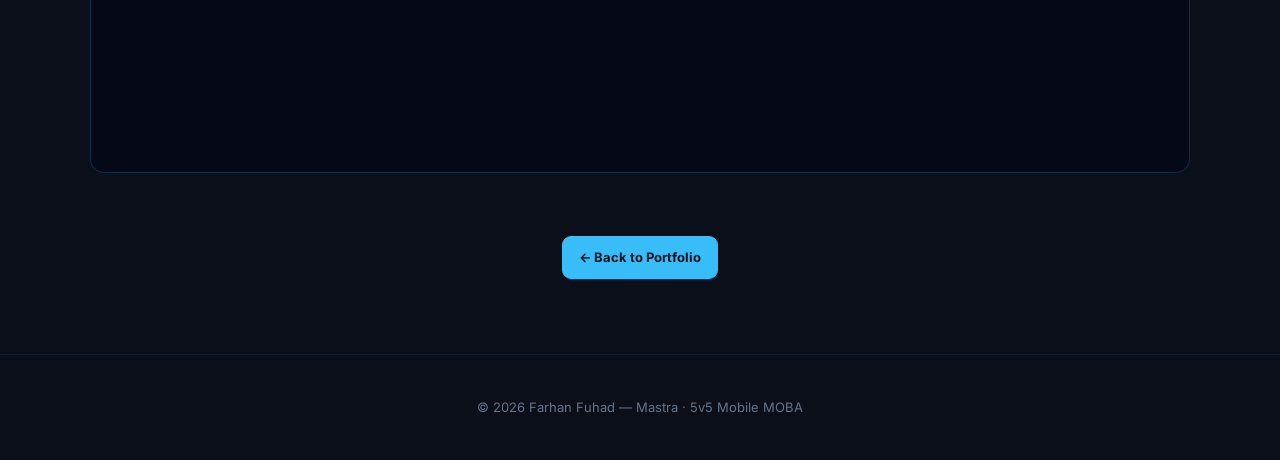
<file: moba.html>
<!DOCTYPE html>
<html lang="en">
<head>
    <meta charset="UTF-8">
    <meta name="viewport" content="width=device-width, initial-scale=1.0">
    <meta name="description" content="Farhan Fuhad — Mastra, a 5v5 mobile MOBA technical art and game development project.">
    <title>Mastra | 5v5 Mobile MOBA · Farhan Fuhad</title>

    <link rel="preconnect" href="https://fonts.googleapis.com">
    <link rel="preconnect" href="https://fonts.gstatic.com" crossorigin>
    <link href="https://fonts.googleapis.com/css2?family=Inter:wght@400;500;600;700;800&display=swap" rel="stylesheet">

    <link rel="stylesheet" href="style.css">
</head>

<body>

<header class="project-hero">
    <div class="container">
        <a class="back-link" href="index.html">← Back to Portfolio</a>
        <div class="badge">🎮 MASTRA · UNITY 6 · 5v5 MOBILE MOBA</div>

        <h1>Mastra<br><span>5v5 Mobile MOBA</span></h1>

        <p class="subhead">
            A 5v5 mobile MOBA developed in Unity 6, where I contributed to technical art,
            game development systems, mobile optimization, and production workflows.
        </p>

        <div class="tech-stack">
            <span class="tech-tag">Unity 6</span>
            <span class="tech-tag">Netcode for GameObjects</span>
            <span class="tech-tag">Addressables</span>
            <span class="tech-tag">C#</span>
            <span class="tech-tag">Blender</span>
            <span class="tech-tag">Mobile Optimization</span>
            <span class="tech-tag">Game DevOps</span>
        </div>
    </div>
</header>

<main class="container">

    <section>
        <div class="section-title">Project Overview</div>

        <div class="detail-card">
            <p>
                <strong>Mastra</strong> is a 5v5 mobile MOBA developed in Unity 6, where I contributed
                to technical art, game development systems, mobile optimization, and production workflows.
                My work focused on bridging art and engineering — from optimizing assets and runtime content
                to implementing gameplay systems, performance profiling, multiplayer testing, and CI/CD workflows.
            </p>

            <p>
                The project is structured around reusable hero data, networked player entities,
                runtime asset loading, skills, UI, camera and movement, spawning/respawning,
                mobile profiling, and repeatable development workflows.
            </p>
        </div>
    </section>

    <section>
        <div class="section-title">My Technical Involvement</div>

        <div class="detail-grid">

            <div class="detail-card">
                <div class="detail-icon">🌐</div>
                <h3>Multiplayer Architecture</h3>
                <ul>
                    <li>Implemented gameplay systems using Unity Netcode for GameObjects.</li>
                    <li>Worked with networked player entities and ownership-based behaviour.</li>
                    <li>Handled networked health, player state, spawning and gameplay interactions.</li>
                    <li>Structured systems so gameplay logic can run correctly in a multiplayer environment.</li>
                </ul>
            </div>

            <div class="detail-card">
                <div class="detail-icon">🖥️</div>
                <h3>Local Multiplayer Test Server</h3>
                <ul>
                    <li>Set up a local multiplayer server environment for regular gameplay testing.</li>
                    <li>Used the local server setup as a cost-effective alternative to relying on paid multiplayer server infrastructure during development.</li>
                    <li>Enabled frequent playtesting to reproduce bugs, validate networked gameplay and identify technical issues early.</li>
                    <li>Used repeated local multiplayer sessions to test gameplay systems and server/client behaviour during development.</li>
                </ul>
            </div>

            <div class="detail-card">
                <div class="detail-icon">⚙️</div>
                <h3>CI/CD Pipeline with Plastic SCM</h3>
                <ul>
                    <li>Set up a CI/CD pipeline for the Unity project using Plastic SCM as the version control system.</li>
                    <li>Connected Plastic SCM source control with the Unity project build workflow for repeatable development builds.</li>
                    <li>Configured the CI/CD workflow to generate Android and iOS builds from the Unity project.</li>
                    <li>Automated parts of the build process to reduce reliance on manual builds and support faster iteration.</li>
                    <li>Used the pipeline to maintain a more consistent workflow for testing changes throughout development.</li>
                </ul>
            </div>

            <div class="detail-card">
                <div class="detail-icon">📦</div>
                <h3>Addressables & Runtime Assets</h3>
                <ul>
                    <li>Worked with Unity Addressables for runtime asset management.</li>
                    <li>Structured hero and gameplay content around reusable data and asset references.</li>
                    <li>Supported runtime loading of game content rather than relying only on direct scene references.</li>
                    <li>Explored workflows suitable for scalable multiplayer game content.</li>
                </ul>
            </div>

            <div class="detail-card">
                <div class="detail-icon">🎨</div>
                <h3>Dynamic UI Atlas System</h3>
                <ul>
                    <li>Developed a runtime Dynamic UI Atlas system to combine image assets into a shared atlas.</li>
                    <li>Designed the system so hero-related classes can request and register their required images into the atlas.</li>
                    <li>Centralized UI image management to reduce duplicated image handling across hero and gameplay UI.</li>
                    <li>Reduced UI draw calls by grouping related images into the atlas.</li>
                    <li>Balanced draw-call reduction against memory and loading cost, as a larger atlas can take additional time and memory to load.</li>
                    <li>Used the generated atlas for runtime UI presentation while keeping hero-specific content data-driven.</li>
                </ul>
            </div>

            <div class="detail-card">
                <div class="detail-icon">🧩</div>
                <h3>Blender — Mobile Asset Optimization</h3>
                <ul>
                    <li>Used Blender to prepare and optimize 3D assets for the constraints of mobile hardware.</li>
                    <li>Reduced unnecessary geometry while preserving the asset silhouette and important visual details.</li>
                    <li>Reviewed topology and polygon density to avoid spending geometry budget where it does not contribute to the final image.</li>
                    <li>Reduced material slots where possible to help lower rendering overhead and draw-call cost.</li>
                    <li>Considered UV usage and LOD preparation as part of the game-ready asset workflow.</li>
                    <li>Validated optimized assets in Unity rather than evaluating the asset only inside Blender.</li>
                </ul>

                <p class="optimization-goal">
                    <strong>Optimization Goal:</strong>
                    Balance visual quality with polygon, material, memory, and rendering limitations on mobile devices.
                </p>
            </div>

            <div class="detail-card">
                <div class="detail-icon">❤️</div>
                <h3>Health, Spawn & Match Flow</h3>
                <ul>
                    <li>Implemented networked health using NetworkVariable-based state.</li>
                    <li>Worked on player spawn, team assignment, death and respawn workflows.</li>
                    <li>Structured match-level responsibilities around game management systems.</li>
                    <li>Supported blue/red team spawning and multiplayer match flow.</li>
                </ul>
            </div>

            <div class="detail-card">
                <div class="detail-icon">✨</div>
                <h3>VFX & Elemental Reaction System</h3>
                <ul>
                    <li>Created real-time VFX for hero spawn and respawn sequences.</li>
                    <li>Developed death VFX to provide clear gameplay feedback when a hero is eliminated.</li>
                    <li>Implemented visual effects for an elemental reaction system, supporting different elemental interactions during gameplay.</li>
                    <li>Designed VFX to work within the mobile performance constraints of the project.</li>
                </ul>
            </div>

            <div class="detail-card">
                <div class="detail-icon">📱</div>
                <h3>Mobile Performance</h3>
                <ul>
                    <li>Tested the prototype on Android mobile hardware.</li>
                    <li>Monitored draw calls, SetPass calls and rendering configuration.</li>
                    <li>Worked on render scale and camera/rendering setup for mobile performance.</li>
                    <li>Implemented a self-reporting performance system that captures a snapshot of the game when performance thresholds such as low FPS or high draw calls are detected.</li>
                    <li>Captured performance information alongside the snapshot to provide additional context for investigating device-specific issues.</li>
                    <li>Used the captured reports to identify problematic devices or scenes, investigate issues and guide optimization work.</li>
                    <li>Considered UI, minimap and rendering workloads when optimizing the project.</li>
                </ul>
            </div>

            <div class="detail-card">
                <div class="detail-icon">🛠️</div>
                <h3>Asset Validation Tool</h3>
                <ul>
                    <li>Developed a Unity Editor tool accessible from the top Tools menu to scan game assets against predefined requirements.</li>
                    <li>Checked mesh requirements such as vertex and triangle counts.</li>
                    <li>Validated asset naming conventions and other Technical Art production requirements.</li>
                    <li>Displayed warnings for assets that did not follow the defined requirements, allowing issues to be identified before production use.</li>
                </ul>
            </div>

        </div>
    </section>

    <section>
        <div class="section-title">Technical Workflow</div>

        <div class="detail-card">
            <div class="technical-flow">
                <div class="flow-step"><strong>Blender</strong><span>Optimize assets</span></div>
                <div class="flow-arrow">→</div>
                <div class="flow-step"><strong>Hero Data</strong><span>Stats · skills · prefab</span></div>
                <div class="flow-arrow">→</div>
                <div class="flow-step"><strong>Addressables</strong><span>Runtime content</span></div>
                <div class="flow-arrow">→</div>
                <div class="flow-step"><strong>Netcode</strong><span>Networked entity</span></div>
                <div class="flow-arrow">→</div>
                <div class="flow-step"><strong>Plastic SCM</strong><span>Version control</span></div>
                <div class="flow-arrow">→</div>
                <div class="flow-step"><strong>CI/CD</strong><span>Android · iOS builds</span></div>
                <div class="flow-arrow">→</div>
                <div class="flow-step"><strong>Local Server</strong><span>Playtest · debug</span></div>
                <div class="flow-arrow">→</div>
                <div class="flow-step"><strong>Mobile</strong><span>Profile · optimize · test</span></div>
            </div>
        </div>
    </section>

    <section>
        <div class="section-title">What This Project Demonstrates</div>

        <div class="project-card highlight-card">
            <ul>
                <li>Ability to work across gameplay, technical systems and content workflows.</li>
                <li>Practical experience with Unity multiplayer architecture and networked gameplay.</li>
                <li>Data-driven content setup using ScriptableObjects and Addressables.</li>
                <li>Runtime UI asset organization through a centralized Dynamic UI Atlas system.</li>
                <li>3D asset optimization for mobile, balancing geometry, materials and visual quality.</li>
                <li>Understanding of mobile game performance constraints, including draw calls, memory usage and loading time.</li>
                <li>Performance monitoring through self-reporting diagnostics with captured game snapshots and supporting performance details.</li>
                <li>Ability to set up a local multiplayer testing environment for frequent debugging and gameplay validation.</li>
                <li>Practical experience connecting Unity development workflows with Plastic SCM and CI/CD build automation.</li>
                <li>Ability to connect technical implementation with player-facing game features.</li>
                <li>Hands-on C# development and debugging across multiple interconnected systems.</li>
                <li>Technical Art pipeline automation through Editor-based asset validation.</li>
            </ul>
        </div>
    </section>

    <section class="project-video-section">
        <div class="section-title">Project Video</div>

        <div class="video-card">
            <div class="video-title">Mastra — 5v5 Mobile MOBA Gameplay System</div>
            <div class="video-frame">
                <iframe src="https://www.youtube.com/embed/vpZxAYbZ_sA" title="Mastra 5v5 Mobile MOBA Gameplay System" allowfullscreen></iframe>
            </div>
        </div>
    </section>

    <div class="page-actions">
        <a class="detail-button" href="index.html">← Back to Portfolio</a>
    </div>

</main>

<footer class="footer">
    © 2026 Farhan Fuhad — Mastra · 5v5 Mobile MOBA
</footer>

</body>
</html>
</file>
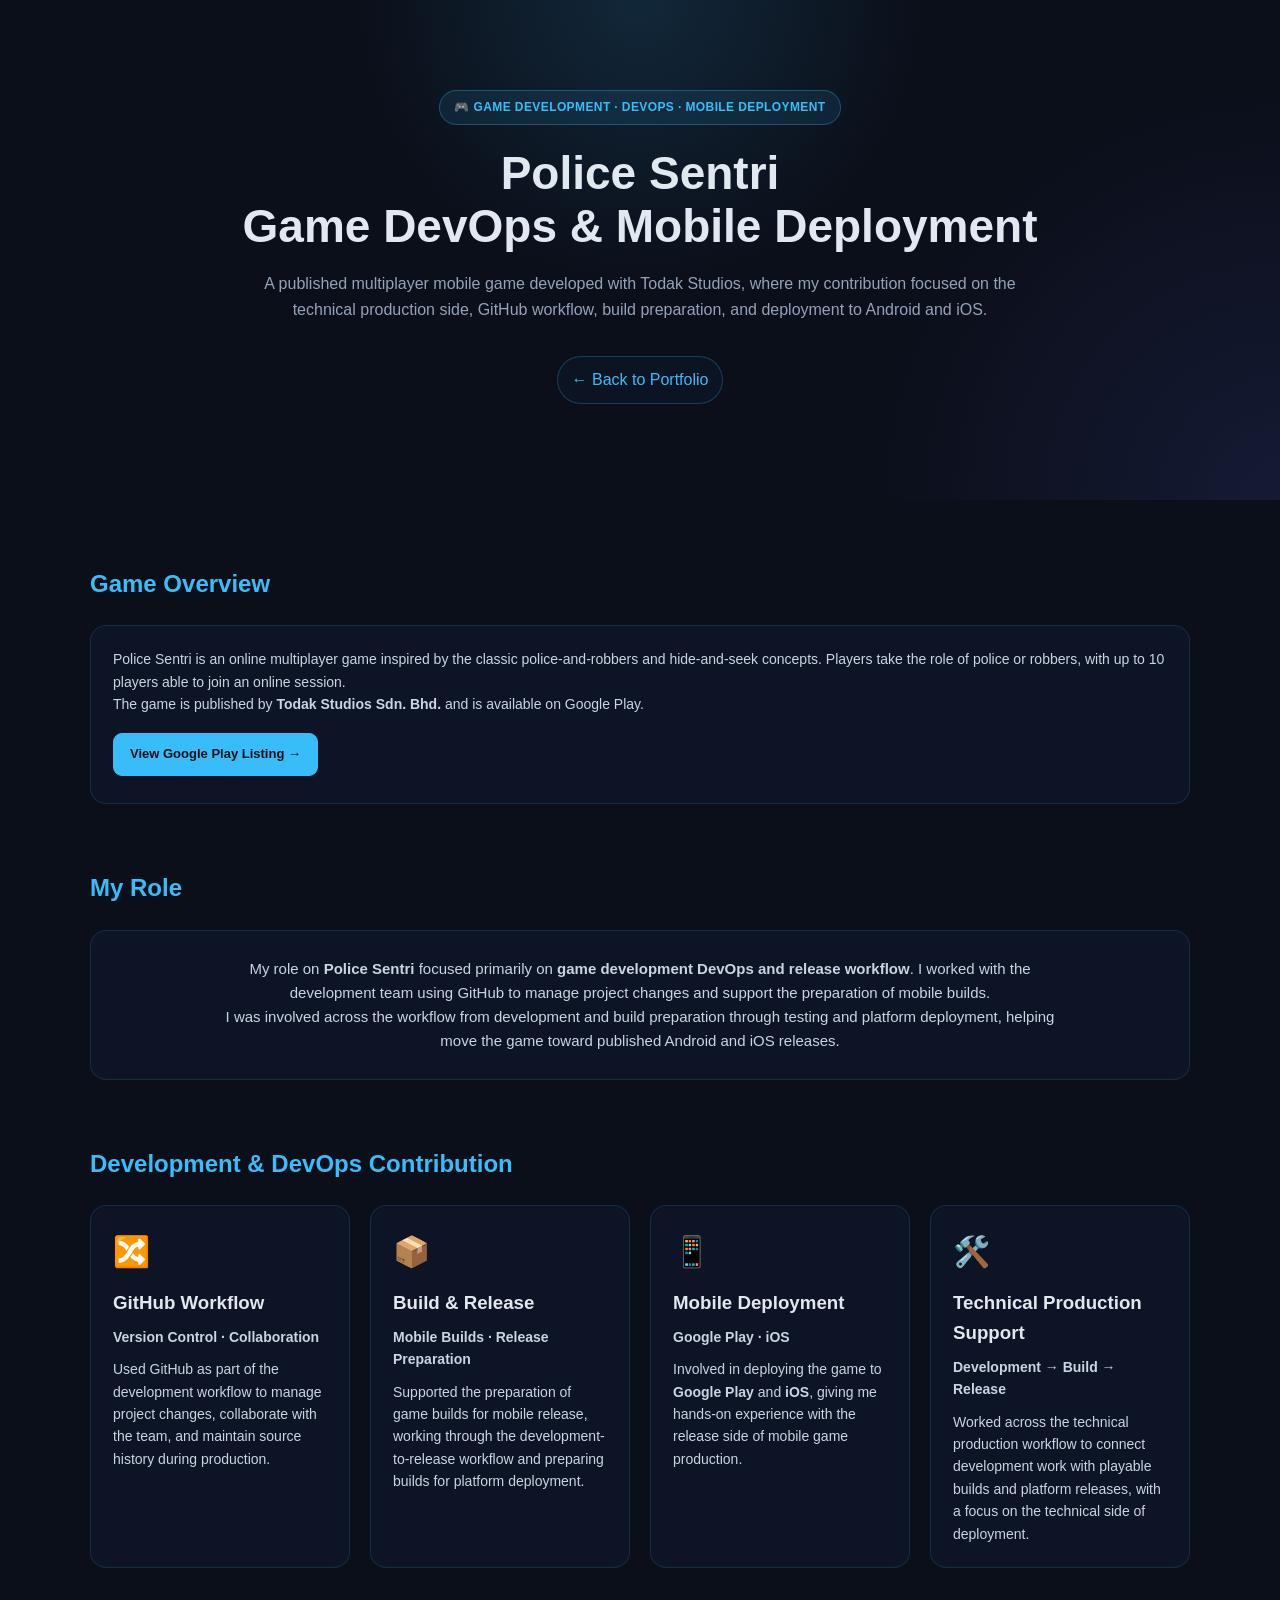
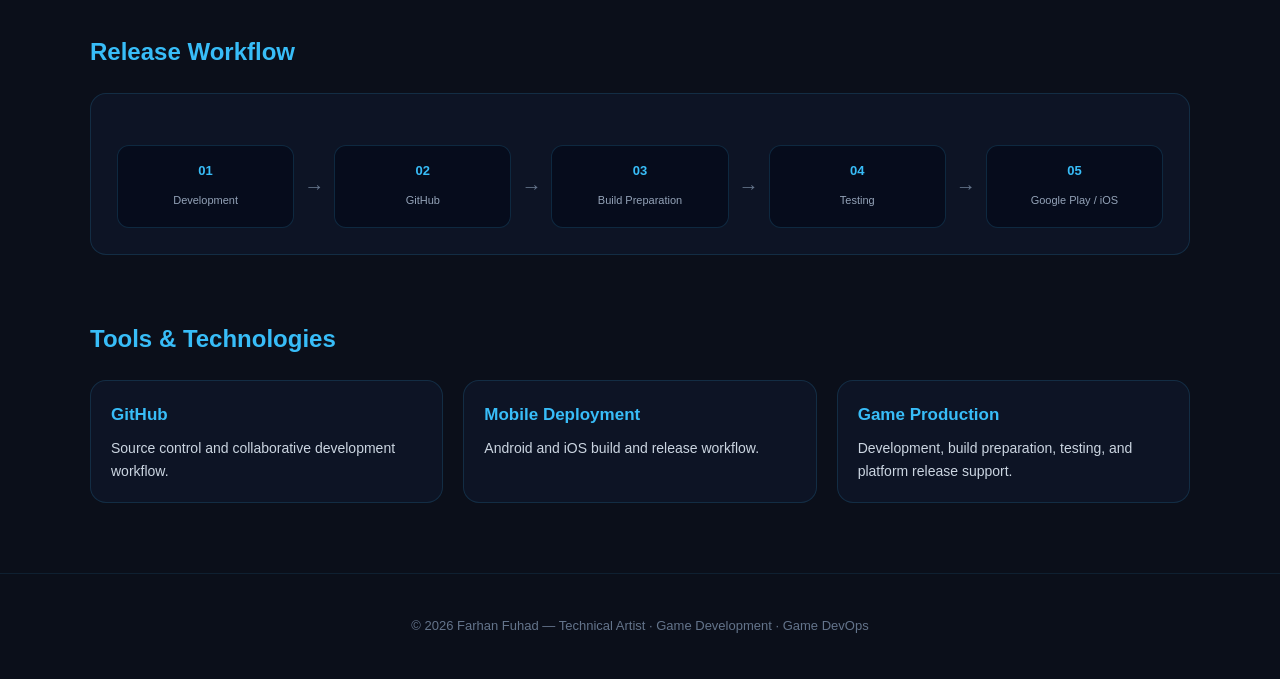
<file: police-sentri.html>
<!DOCTYPE html>
<html lang="en">
<head>
    <meta charset="UTF-8">
    <meta name="viewport" content="width=device-width, initial-scale=1.0">
    <meta name="description" content="Police Sentri — Game DevOps, mobile deployment, GitHub workflow, and technical production by Farhan Fuhad.">
    <title>Police Sentri | Game DevOps & Deployment | Farhan Fuhad</title>
    <link rel="stylesheet" href="style.css">
</head>
<body>

<header class="hero">
    <div class="container">
        <div class="badge">🎮 GAME DEVELOPMENT · DEVOPS · MOBILE DEPLOYMENT</div>
        <h1>
            Police Sentri<br>
            <span>Game DevOps & Mobile Deployment</span>
        </h1>
        <p class="subhead">
            A published multiplayer mobile game developed with Todak Studios,
            where my contribution focused on the technical production side,
            GitHub workflow, build preparation, and deployment to Android and iOS.
        </p>
        <div class="contact-links">
            <a href="index.html">← Back to Portfolio</a>
        </div>
    </div>
</header>

<main class="container">

    <section>
        <div class="section-title">Game Overview</div>
        <div class="work-card">
            <p>
                Police Sentri is an online multiplayer game inspired by the classic
                police-and-robbers and hide-and-seek concepts. Players take the role
                of police or robbers, with up to 10 players able to join an online session.
            </p>
            <p>
                The game is published by <strong>Todak Studios Sdn. Bhd.</strong>
                and is available on Google Play.
            </p>
            <a class="detail-button" href="https://play.google.com/store/apps/details?id=com.StudioKamiiSdnBhd.PoliceSentri&hl=ms" target="_blank" rel="noopener">
                View Google Play Listing →
            </a>
        </div>
    </section>

    <section>
        <div class="section-title">My Role</div>
        <div class="performance-card">
            <div class="performance-copy">
                <p>
                    My role on <strong>Police Sentri</strong> focused primarily on
                    <strong>game development DevOps and release workflow</strong>.
                    I worked with the development team using GitHub to manage project
                    changes and support the preparation of mobile builds.
                </p>
                <p>
                    I was involved across the workflow from development and build
                    preparation through testing and platform deployment, helping move
                    the game toward published Android and iOS releases.
                </p>
            </div>
        </div>
    </section>

    <section>
        <div class="section-title">Development & DevOps Contribution</div>
        <div class="project-grid">

            <div class="project-card">
                <div class="project-icon">🔀</div>
                <h3>GitHub Workflow</h3>
                <p class="project-sub">Version Control · Collaboration</p>
                <p>
                    Used GitHub as part of the development workflow to manage project
                    changes, collaborate with the team, and maintain source history during production.
                </p>
            </div>

            <div class="project-card">
                <div class="project-icon">📦</div>
                <h3>Build & Release</h3>
                <p class="project-sub">Mobile Builds · Release Preparation</p>
                <p>
                    Supported the preparation of game builds for mobile release,
                    working through the development-to-release workflow and preparing
                    builds for platform deployment.
                </p>
            </div>

            <div class="project-card">
                <div class="project-icon">📱</div>
                <h3>Mobile Deployment</h3>
                <p class="project-sub">Google Play · iOS</p>
                <p>
                    Involved in deploying the game to <strong>Google Play</strong>
                    and <strong>iOS</strong>, giving me hands-on experience with
                    the release side of mobile game production.
                </p>
            </div>

            <div class="project-card">
                <div class="project-icon">🛠️</div>
                <h3>Technical Production Support</h3>
                <p class="project-sub">Development → Build → Release</p>
                <p>
                    Worked across the technical production workflow to connect
                    development work with playable builds and platform releases,
                    with a focus on the technical side of deployment.
                </p>
            </div>

        </div>
    </section>

    <section>
        <div class="section-title">Release Workflow</div>
        <div class="performance-card">
            <div class="performance-flow">
                <div class="flow-step"><strong>01</strong><span>Development</span></div>
                <div class="flow-arrow">→</div>
                <div class="flow-step"><strong>02</strong><span>GitHub</span></div>
                <div class="flow-arrow">→</div>
                <div class="flow-step"><strong>03</strong><span>Build Preparation</span></div>
                <div class="flow-arrow">→</div>
                <div class="flow-step"><strong>04</strong><span>Testing</span></div>
                <div class="flow-arrow">→</div>
                <div class="flow-step"><strong>05</strong><span>Google Play / iOS</span></div>
            </div>
        </div>
    </section>

    <section>
        <div class="section-title">Tools & Technologies</div>
        <div class="pipeline-grid">
            <div class="pipeline-card">
                <h3>GitHub</h3>
                <p>Source control and collaborative development workflow.</p>
            </div>
            <div class="pipeline-card">
                <h3>Mobile Deployment</h3>
                <p>Android and iOS build and release workflow.</p>
            </div>
            <div class="pipeline-card">
                <h3>Game Production</h3>
                <p>Development, build preparation, testing, and platform release support.</p>
            </div>
        </div>
    </section>

</main>

<footer class="footer">
    © 2026 Farhan Fuhad — Technical Artist · Game Development · Game DevOps
</footer>

</body>
</html>
</file>
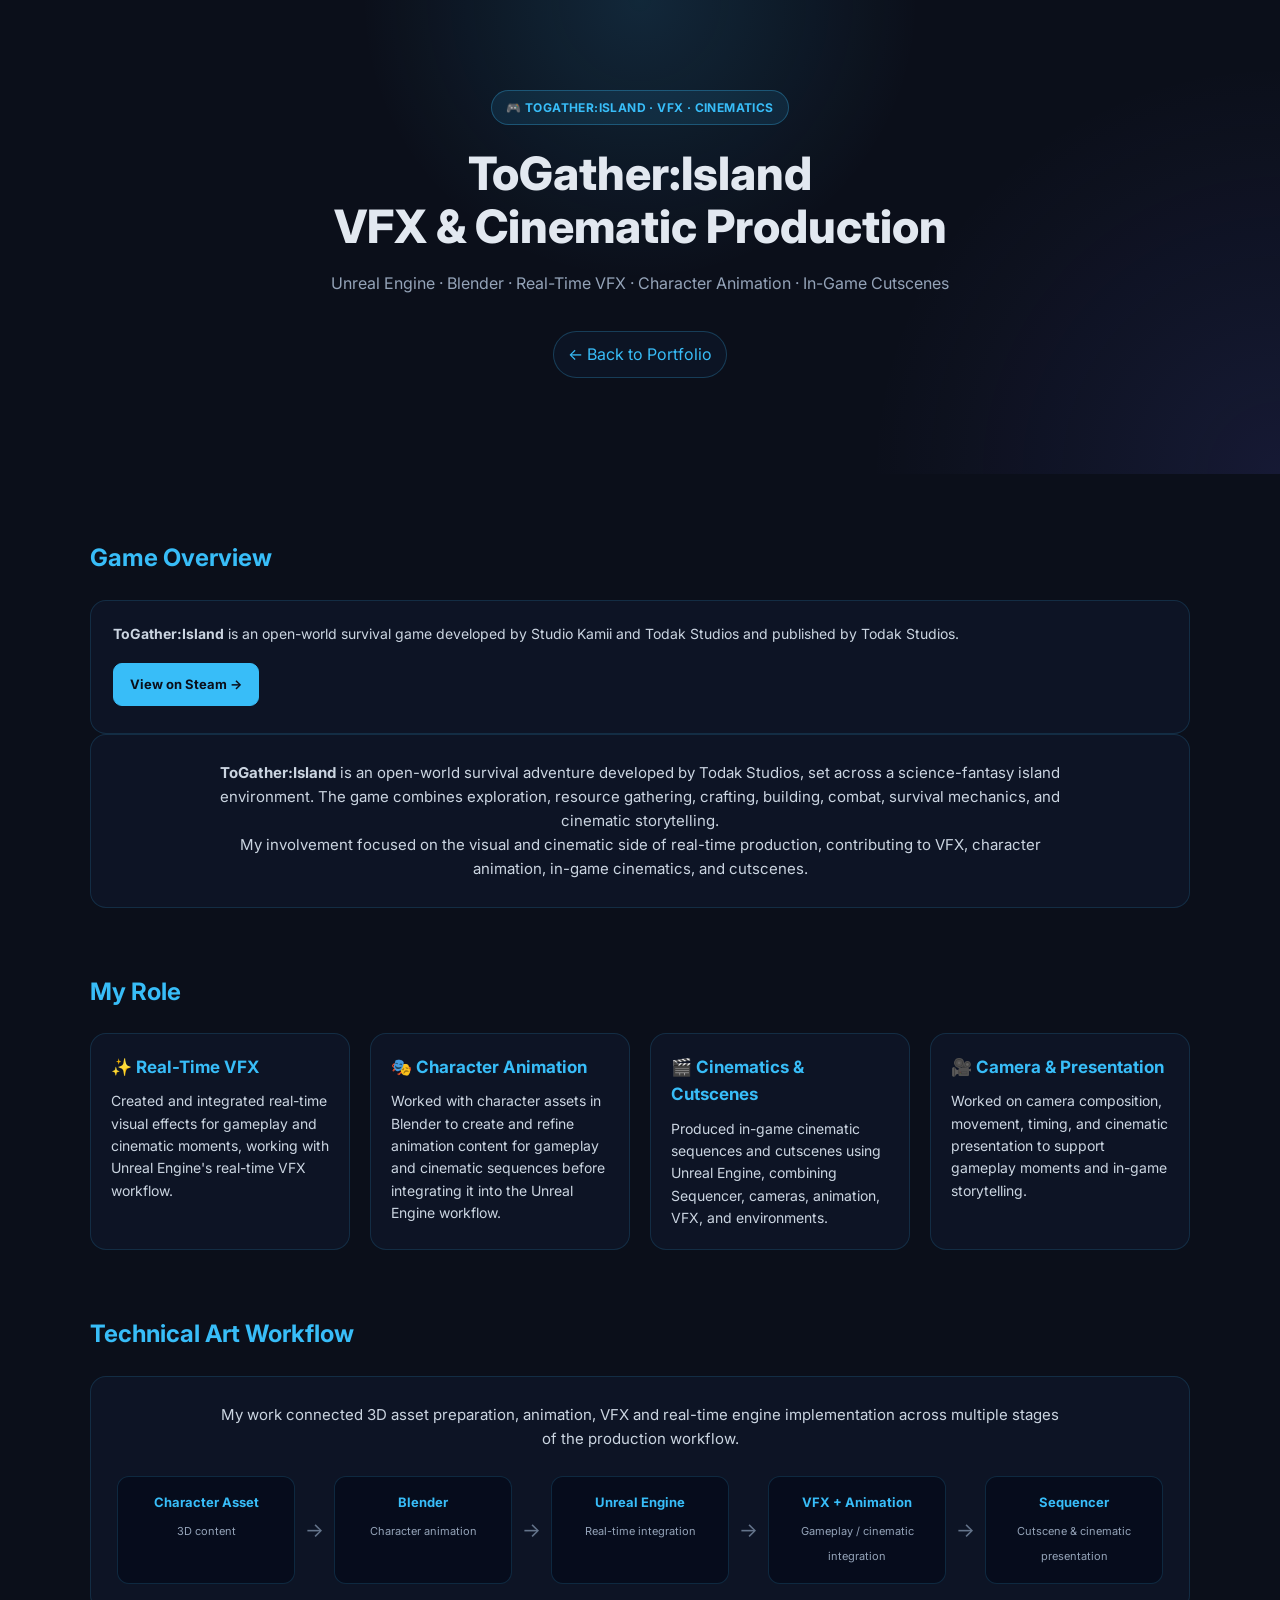
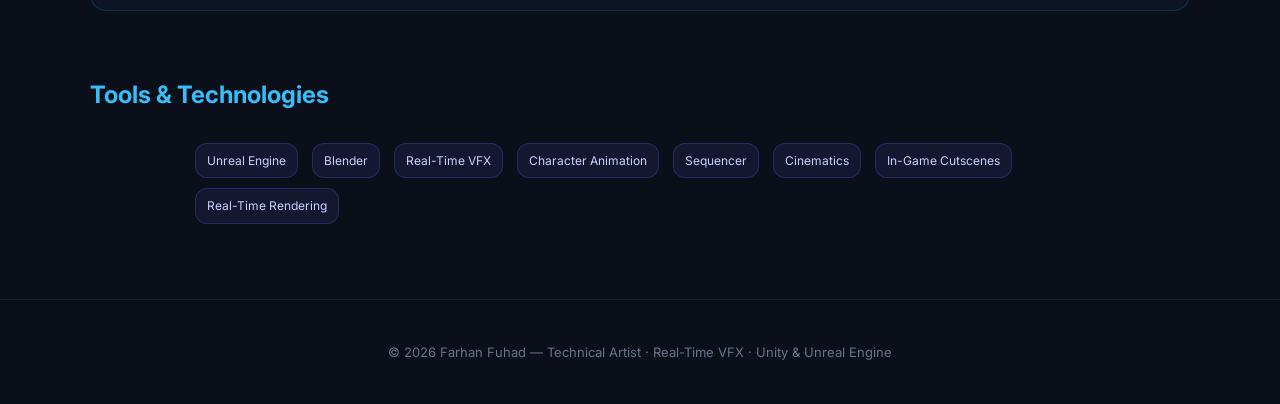
<file: togather-island.html>
<!DOCTYPE html>
<html lang="en">
<head>
    <meta charset="UTF-8">
    <meta name="viewport" content="width=device-width, initial-scale=1.0">
    <meta name="description" content="Farhan Fuhad — ToGather:Island VFX, character animation, cinematics, and in-game cutscene work.">
    <title>ToGather:Island | Farhan Fuhad</title>
    <link rel="preconnect" href="https://fonts.googleapis.com">
    <link rel="preconnect" href="https://fonts.gstatic.com" crossorigin>
    <link href="https://fonts.googleapis.com/css2?family=Inter:wght@400;500;600;700;800&display=swap" rel="stylesheet">
    <link rel="stylesheet" href="style.css">
</head>
<body>

<header class="hero">
    <div class="container">
        <div class="badge">🎮 TOGATHER:ISLAND · VFX · CINEMATICS</div>
        <h1>ToGather:Island<br>VFX & Cinematic Production</h1>
        <p class="subhead">
            Unreal Engine · Blender · Real-Time VFX · Character Animation · In-Game Cutscenes
        </p>
        <div class="contact-links">
            <a href="index.html">← Back to Portfolio</a>
        </div>
    </div>
</header>

<main class="container">

    <section>
        <div class="section-title">Game Overview</div>
        <div class="work-card">
            <p>
                <strong>ToGather:Island</strong> is an open-world survival game developed by
                Studio Kamii and Todak Studios and published by Todak Studios.
            </p>
            <a class="detail-button" href="https://store.steampowered.com/app/1181440/ToGatherIsland/" target="_blank" rel="noopener">View on Steam →</a>
        </div>
        <div class="performance-card">
            <div class="performance-copy">
                <p>
                    <strong>ToGather:Island</strong> is an open-world survival adventure developed
                    by Todak Studios, set across a science-fantasy island environment. The game
                    combines exploration, resource gathering, crafting, building, combat, survival
                    mechanics, and cinematic storytelling.
                </p>
                <p>
                    My involvement focused on the visual and cinematic side of real-time production,
                    contributing to VFX, character animation, in-game cinematics, and cutscenes.
                </p>
            </div>
        </div>
    </section>

    <section>
        <div class="section-title">My Role</div>
        <div class="pipeline-grid">
            <div class="pipeline-card">
                <h3>✨ Real-Time VFX</h3>
                <p>
                    Created and integrated real-time visual effects for gameplay and cinematic
                    moments, working with Unreal Engine's real-time VFX workflow.
                </p>
            </div>

            <div class="pipeline-card">
                <h3>🎭 Character Animation</h3>
                <p>
                    Worked with character assets in Blender to create and refine animation content
                    for gameplay and cinematic sequences before integrating it into the Unreal Engine workflow.
                </p>
            </div>

            <div class="pipeline-card">
                <h3>🎬 Cinematics & Cutscenes</h3>
                <p>
                    Produced in-game cinematic sequences and cutscenes using Unreal Engine,
                    combining Sequencer, cameras, animation, VFX, and environments.
                </p>
            </div>

            <div class="pipeline-card">
                <h3>🎥 Camera & Presentation</h3>
                <p>
                    Worked on camera composition, movement, timing, and cinematic presentation
                    to support gameplay moments and in-game storytelling.
                </p>
            </div>
        </div>
    </section>

    <section>
        <div class="section-title">Technical Art Workflow</div>
        <div class="performance-card">
            <div class="performance-copy">
                <p>
                    My work connected 3D asset preparation, animation, VFX and real-time engine
                    implementation across multiple stages of the production workflow.
                </p>
            </div>
            <div class="performance-flow">
                <div class="flow-step"><strong>Character Asset</strong><span>3D content</span></div>
                <div class="flow-arrow">→</div>
                <div class="flow-step"><strong>Blender</strong><span>Character animation</span></div>
                <div class="flow-arrow">→</div>
                <div class="flow-step"><strong>Unreal Engine</strong><span>Real-time integration</span></div>
                <div class="flow-arrow">→</div>
                <div class="flow-step"><strong>VFX + Animation</strong><span>Gameplay / cinematic integration</span></div>
                <div class="flow-arrow">→</div>
                <div class="flow-step"><strong>Sequencer</strong><span>Cutscene & cinematic presentation</span></div>
            </div>
        </div>
    </section>

    <section>
        <div class="section-title">Tools & Technologies</div>
        <div class="tech-stack">
            <span class="tech-tag">Unreal Engine</span>
            <span class="tech-tag">Blender</span>
            <span class="tech-tag">Real-Time VFX</span>
            <span class="tech-tag">Character Animation</span>
            <span class="tech-tag">Sequencer</span>
            <span class="tech-tag">Cinematics</span>
            <span class="tech-tag">In-Game Cutscenes</span>
            <span class="tech-tag">Real-Time Rendering</span>
        </div>
    </section>

</main>

<footer class="footer">
    © 2026 Farhan Fuhad — Technical Artist · Real-Time VFX · Unity & Unreal Engine
</footer>

</body>
</html>
</file>
<file: style.css>
/* =========================
   GLOBAL
========================= */

* {
    margin: 0;
    padding: 0;
    box-sizing: border-box;
    font-family: 'Inter', sans-serif;
}

html {
    scroll-behavior: smooth;
}

body {
    background: #0b0f1a;
    color: #e2e8f0;
    line-height: 1.6;
}

.container {
    width: 90%;
    max-width: 1100px;
    margin: auto;
}

/* =========================
   HERO
========================= */

.hero,
.project-hero {
    padding: 90px 0;
    text-align: center;
    background:
        radial-gradient(circle at top, rgba(56, 189, 248, 0.14), transparent 35%),
        radial-gradient(circle at bottom right, rgba(99, 102, 241, 0.12), transparent 30%),
        #0b0f1a;
}

.project-hero {
    padding: 70px 0 65px;
}

.badge {
    display: inline-block;
    padding: 7px 14px;
    background: rgba(56, 189, 248, 0.1);
    border: 1px solid rgba(56, 189, 248, 0.3);
    border-radius: 20px;
    font-size: 12px;
    margin-bottom: 22px;
    color: #38bdf8;
    font-weight: 700;
    letter-spacing: 0.4px;
}

.hero h1,
.project-hero h1 {
    font-size: 46px;
    font-weight: 800;
    margin-bottom: 18px;
    line-height: 1.15;
}

.project-hero h1 {
    font-size: 48px;
}

.subhead {
    color: #94a3b8;
    max-width: 800px;
    margin: 0 auto 28px;
    font-size: 16px;
}

.tech-stack {
    margin: 24px auto;
    max-width: 900px;
}

.tech-tag {
    display: inline-block;
    margin: 5px;
    padding: 7px 11px;
    border-radius: 12px;
    background: rgba(99, 102, 241, 0.1);
    border: 1px solid rgba(99, 102, 241, 0.25);
    font-size: 12px;
    color: #c7d2fe;
}

.contact-links {
    margin-top: 26px;
}

.contact-links a {
    display: inline-block;
    margin: 6px 8px;
    padding: 10px 14px;
    color: #38bdf8;
    text-decoration: none;
    border: 1px solid rgba(56, 189, 248, 0.25);
    border-radius: 999px;
    background: rgba(15, 23, 42, 0.65);
    transition: 0.3s;
}

.contact-links a:hover {
    background: rgba(56, 189, 248, 0.12);
    border-color: #38bdf8;
    transform: translateY(-2px);
}

.back-link {
    display: inline-block;
    margin-bottom: 25px;
    color: #38bdf8;
    text-decoration: none;
    font-size: 14px;
}

.back-link:hover {
    text-decoration: underline;
}

/* =========================
   SECTION TITLES
========================= */

.section-title {
    font-size: 24px;
    font-weight: 700;
    margin: 65px 0 22px;
    color: #38bdf8;
}

/* =========================
   FOCUS CARDS
========================= */

.project-grid {
    display: grid;
    grid-template-columns: repeat(auto-fit, minmax(240px, 1fr));
    gap: 20px;
}

.project-card,
.pipeline-card,
.work-card,
.experience-card,
.about-card,
.performance-card,
.detail-card {
    background: rgba(15, 23, 42, 0.74);
    border: 1px solid rgba(56, 189, 248, 0.15);
    border-radius: 16px;
}

.project-card {
    padding: 22px;
    transition: 0.3s;
    min-height: 245px;
}

.project-card:hover,
.pipeline-card:hover,
.work-card:hover,
.experience-card:hover {
    transform: translateY(-5px);
    border-color: #38bdf8;
    box-shadow: 0 18px 40px rgba(2, 6, 23, 0.25);
}

.project-icon {
    font-size: 30px;
    margin-bottom: 12px;
}

.project-card h3 {
    margin-bottom: 8px;
}

.project-sub,
.role {
    font-size: 13px;
    color: #a78bfa;
    margin-bottom: 10px;
    font-weight: 600;
}

.project-card p,
.pipeline-card p,
.work-card p,
.experience-card p,
.about-card p,
.detail-card p {
    color: #cbd5e1;
    font-size: 14px;
}

/* =========================
   DETAIL BUTTON
========================= */

.detail-button {
    display: inline-block;
    margin: 18px 0 5px;
    padding: 10px 16px;
    color: #0b0f1a;
    background: #38bdf8;
    border: 1px solid #38bdf8;
    border-radius: 9px;
    text-decoration: none;
    font-size: 13px;
    font-weight: 700;
    transition: 0.25s;
}

.detail-button:hover {
    transform: translateY(-2px);
    background: #7dd3fc;
    border-color: #7dd3fc;
    box-shadow: 0 8px 22px rgba(56, 189, 248, 0.2);
}

/* =========================
   PERFORMANCE
========================= */

.performance-section {
    margin-top: 65px;
}

.performance-card {
    padding: 26px;
}

.performance-copy {
    max-width: 850px;
    margin: 0 auto;
    text-align: center;
}

.performance-copy p {
    color: #cbd5e1;
    font-size: 15px;
}

.performance-flow {
    display: flex;
    align-items: stretch;
    justify-content: center;
    gap: 10px;
    margin-top: 25px;
    flex-wrap: wrap;
}

.flow-step {
    flex: 1 1 150px;
    max-width: 190px;
    padding: 15px 12px;
    background: rgba(2, 6, 23, 0.55);
    border: 1px solid rgba(56, 189, 248, 0.16);
    border-radius: 12px;
    text-align: center;
}

.flow-step strong {
    display: block;
    color: #38bdf8;
    font-size: 13px;
    margin-bottom: 4px;
}

.flow-step span {
    color: #94a3b8;
    font-size: 11px;
}

.flow-arrow {
    align-self: center;
    color: #64748b;
    font-size: 20px;
}

/* =========================
   PIPELINE
========================= */

.pipeline-section {
    margin-top: 65px;
}

.pipeline-intro {
    max-width: 850px;
    margin: 0 auto 35px;
    text-align: center;
    color: #94a3b8;
    font-size: 15px;
    line-height: 1.8;
}

.pipeline-grid {
    display: grid;
    grid-template-columns: repeat(auto-fit, minmax(230px, 1fr));
    gap: 20px;
}

.pipeline-card {
    padding: 20px;
    transition: 0.3s;
}

.pipeline-card h3 {
    color: #38bdf8;
    margin-bottom: 9px;
    font-size: 17px;
}

/* =========================
   WORK
========================= */

.work-section {
    margin-top: 65px;
}

.work-grid {
    display: grid;
    grid-template-columns: repeat(auto-fit, minmax(290px, 1fr));
    gap: 20px;
}

.work-card {
    padding: 22px;
    transition: 0.3s;
}

.work-card h3 {
    margin-bottom: 8px;
}

.role {
    margin-bottom: 10px;
}

/* =========================
   PROJECT DETAIL
========================= */

.detail-grid {
    display: grid;
    grid-template-columns: repeat(auto-fit, minmax(300px, 1fr));
    gap: 20px;
}

.detail-card {
    padding: 24px;
}

.detail-card h3 {
    margin-bottom: 10px;
    color: #f8fafc;
}

.detail-card p + p {
    margin-top: 15px;
}

.detail-icon {
    font-size: 28px;
    margin-bottom: 12px;
}

.detail-card ul,
.highlight-card ul {
    margin: 12px 0 0 20px;
    color: #cbd5e1;
    font-size: 14px;
}

.detail-card li,
.highlight-card li {
    margin-bottom: 8px;
}

.highlight-card {
    padding: 28px;
}

.technical-flow {
    display: flex;
    align-items: stretch;
    justify-content: center;
    gap: 10px;
    flex-wrap: wrap;
}

.project-video-section {
    margin-bottom: 20px;
}

.page-actions {
    text-align: center;
    margin: 45px 0 10px;
}

/* =========================
   VIDEO
========================= */

.video-card {
    margin-top: 15px;
    background: rgba(2, 6, 23, 0.7);
    border: 1px solid rgba(56, 189, 248, 0.2);
    border-radius: 14px;
    padding: 10px;
    transition: 0.3s;
}

.video-card:hover {
    transform: scale(1.02);
    box-shadow: 0 0 25px rgba(56, 189, 248, 0.2);
}

.video-title {
    font-size: 13px;
    color: #38bdf8;
    margin-bottom: 8px;
    font-weight: 600;
}

.video-frame {
    position: relative;
    width: 100%;
    padding-top: 56.25%;
    border-radius: 10px;
    overflow: hidden;
}

.video-frame iframe {
    position: absolute;
    top: 0;
    left: 0;
    width: 100%;
    height: 100%;
    border: none;
}

/* =========================
   EXPERIENCE / ABOUT
========================= */

.experience-section {
    margin-top: 65px;
}

.experience-card {
    padding: 24px;
    margin-bottom: 18px;
    transition: 0.3s;
}

.experience-card h3 {
    color: #f8fafc;
    margin-bottom: 5px;
}

.experience-card ul {
    margin: 12px 0 0 20px;
    color: #cbd5e1;
    font-size: 14px;
}

.experience-card li {
    margin-bottom: 9px;
}

.experience-card.compact p {
    max-width: 900px;
}

.about-section {
    margin-top: 65px;
}

.about-card {
    padding: 26px;
    max-width: 900px;
    margin: 0 auto;
}

.about-card p + p {
    margin-top: 15px;
}

/* =========================
   FOOTER
========================= */

.footer {
    text-align: center;
    padding: 42px 20px;
    margin-top: 70px;
    color: #64748b;
    font-size: 13px;
    border-top: 1px solid rgba(56, 189, 248, 0.1);
}

/* =========================
   RESPONSIVE
========================= */

@media (max-width: 768px) {
    .hero {
        padding: 65px 0;
    }

    .project-hero {
        padding: 55px 0 45px;
    }

    .hero h1,
    .project-hero h1 {
        font-size: 30px;
    }

    .container {
        width: 94%;
    }

    .contact-links a {
        display: block;
        max-width: 260px;
        margin: 10px auto;
    }

    .performance-flow,
    .technical-flow {
        flex-direction: column;
        align-items: center;
    }

    .flow-step {
        max-width: 100%;
        width: 100%;
    }

    .flow-arrow {
        transform: rotate(90deg);
    }

    .detail-grid {
        grid-template-columns: 1fr;
    }

    .detail-button {
        width: 100%;
        text-align: center;
    }
}
</file>
